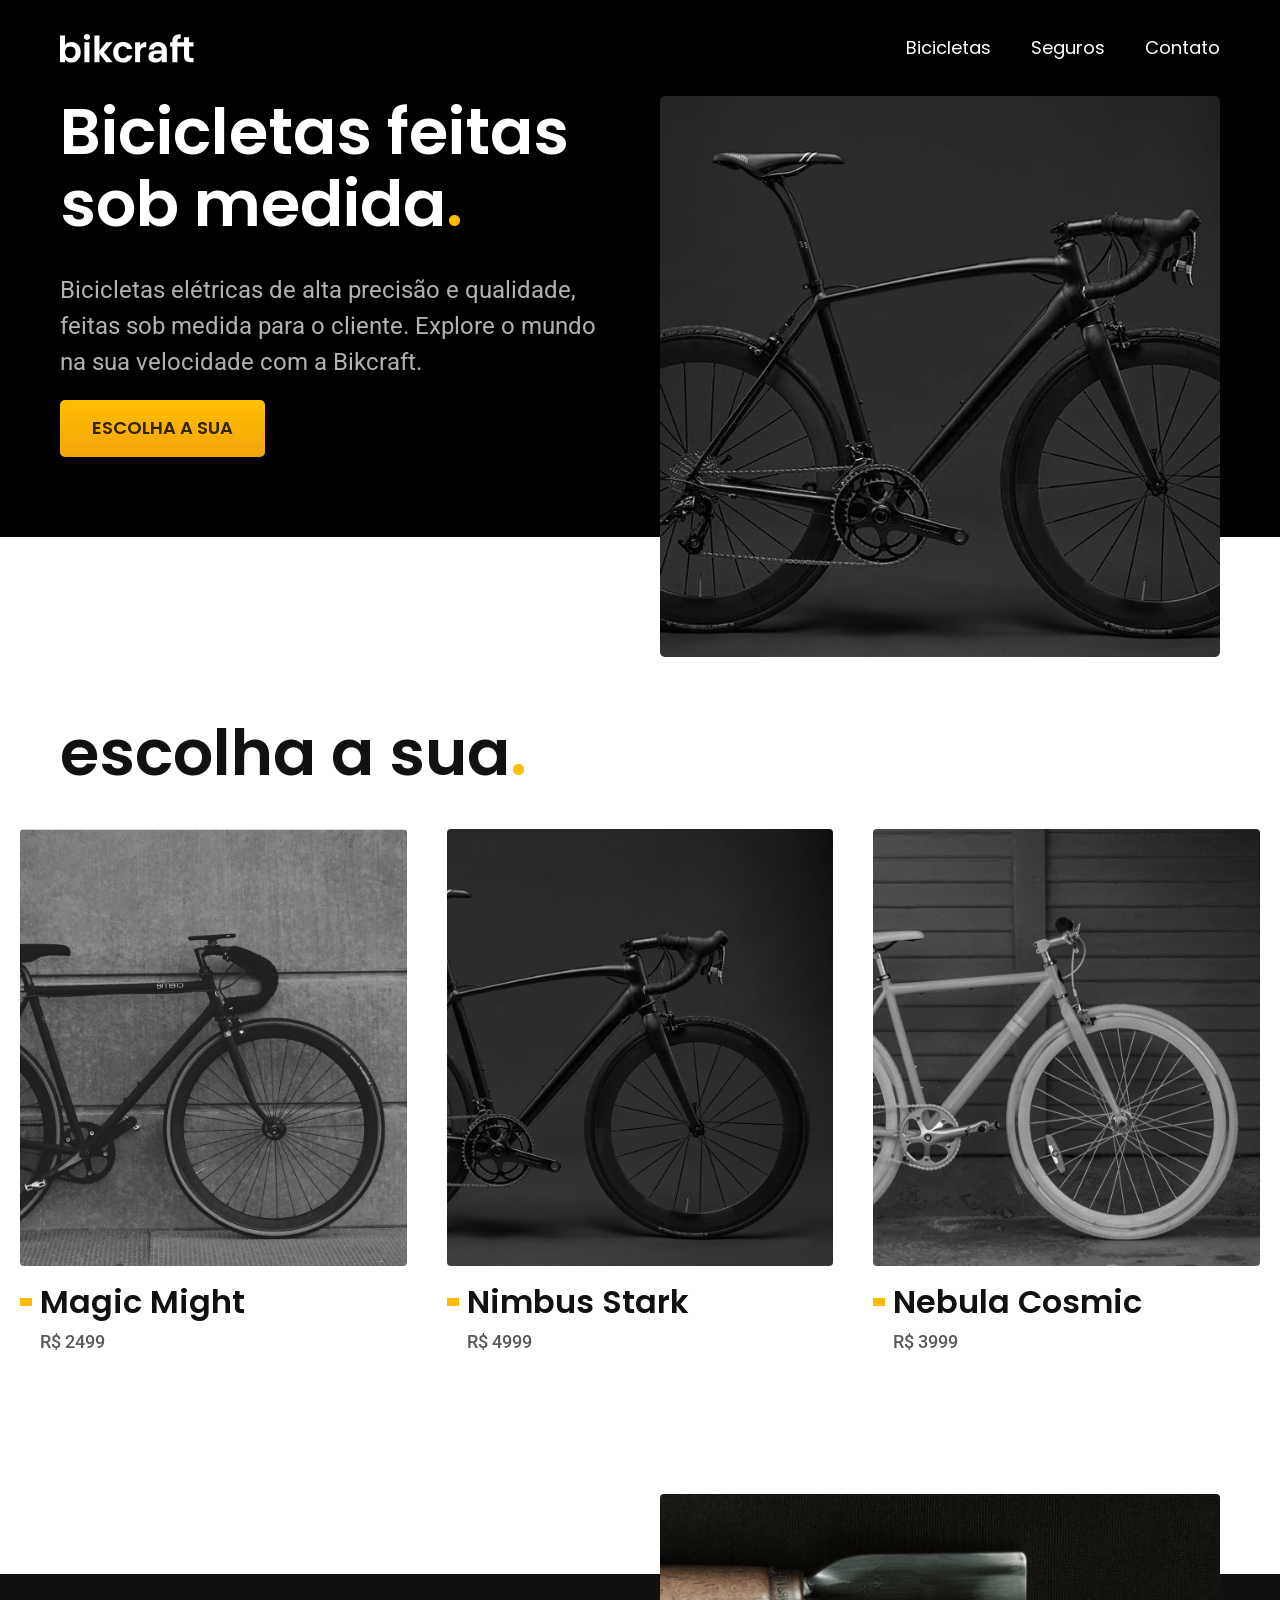
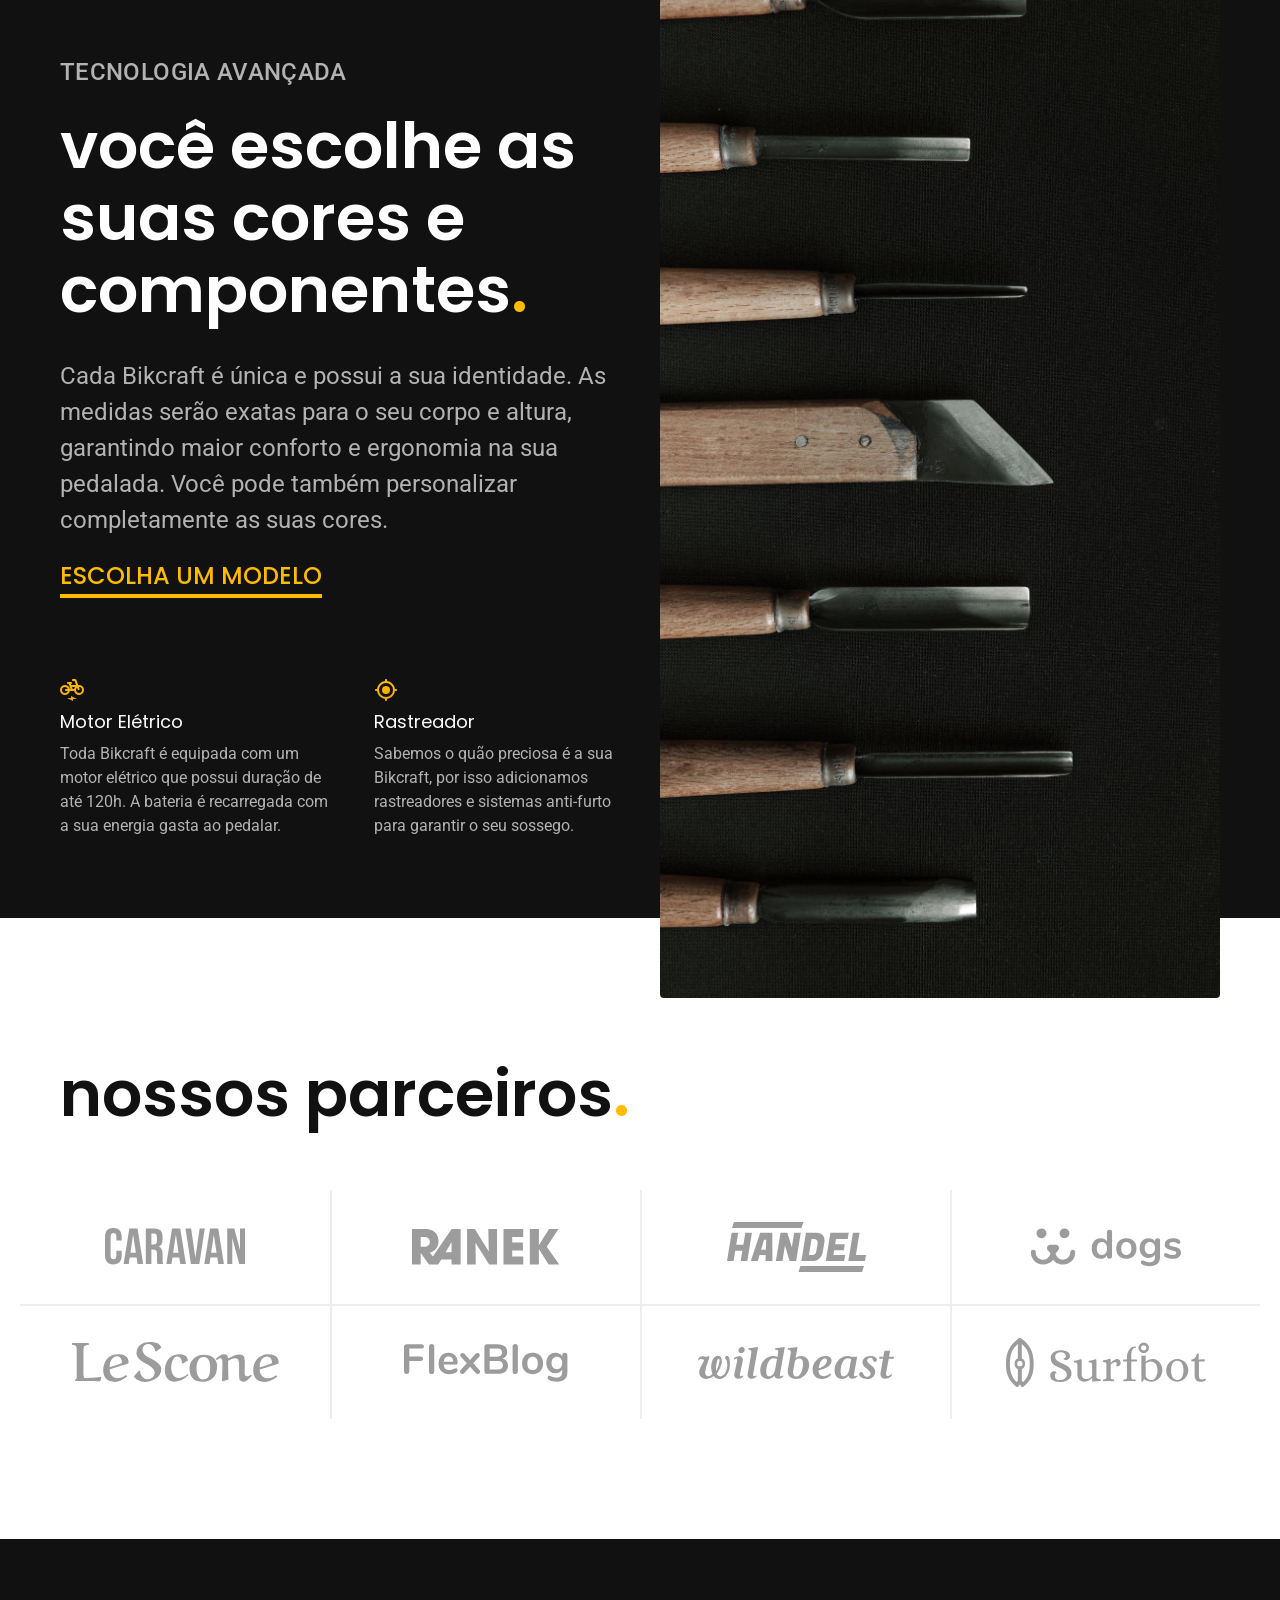
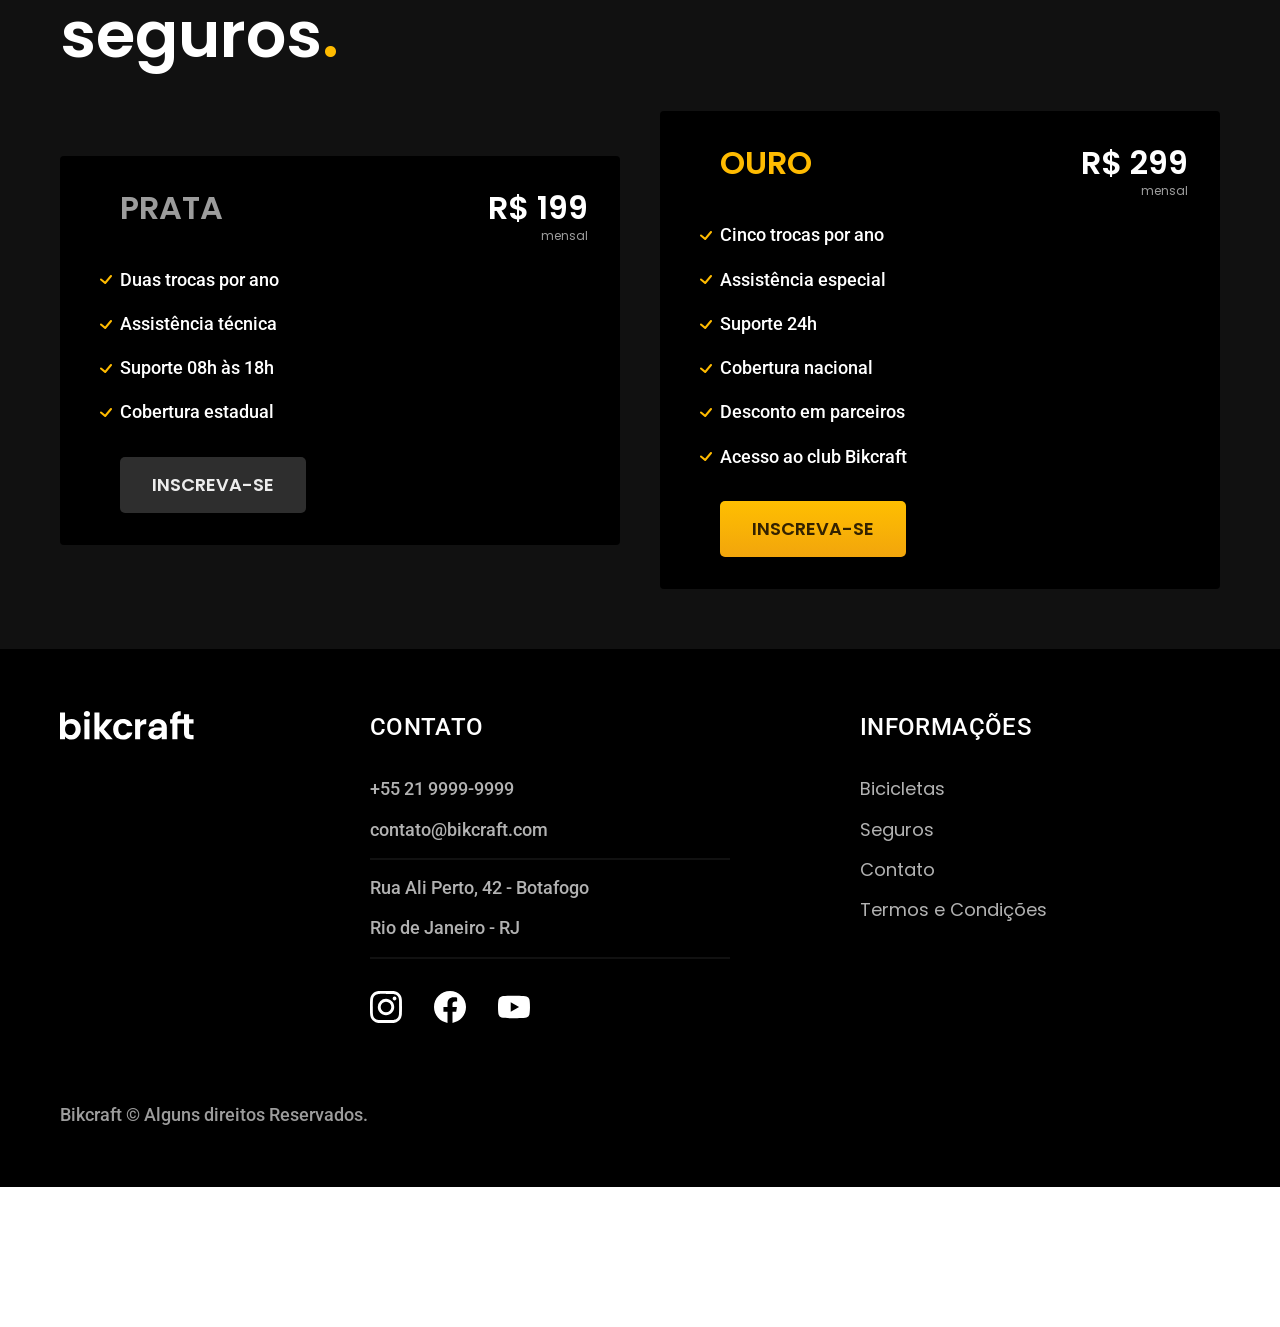
<file: index.html>
<!DOCTYPE html>
<html lang="pt-br">

<head>
  <meta charset="UTF-8">
  <meta name="viewport" content="width=device-width, initial-scale=1.0">
  <meta name="description" content="Bicicletas elétricas de alta precisão e qualidade, feitas sob medida para o cliente. Explore o mundo na sua velocidade com a Bikcraft.">
  <title>Bikcraft - Bicicletas Elétricas</title>

  <link rel="shortcut icon" href="favicon.svg" type="image/svg+xml">
  <link rel="preload" href="css/style.min.css" as="style">
  <link rel="stylesheet" href="css/style.min.css">

  <link rel="preconnect" href="https://fonts.googleapis.com">
  <link rel="preconnect" href="https://fonts.gstatic.com" crossorigin>
  <link href="https://fonts.googleapis.com/css2?family=Merriweather:ital,opsz,wght@1,18..144,900&family=Poppins:wght@400;600&family=Roboto:wght@100..900&display=swap" rel="stylesheet">

  <script>document.documentElement.classList.add('js');</script>
</head>

<body>
  <header class="header-bg">
    <div class="header container">
      <a href="./">
        <img src="scr/bikcraft-logo.svg" alt="Bikcraft">
      </a>

      <nav aria-label="primaria">
        <ul class="header-menu font-1-m">
          <li><a href="bicicletas.html">Bicicletas</a></li>
          <li><a href="seguros.html">Seguros</a></li>
          <li><a href="contato.html">Contato</a></li>
        </ul>
      </nav>
    </div>
  </header>

  <main class="introducao-bg">
    <div class="introducao container">
      <div class="introducao-conteudo">
        <h1 class="font-1-xxl fadeInDown" data-anime="200">Bicicletas feitas sob medida<span class="ponto">.</span></h1>
        <p class="font-2-l fadeInDown" data-anime="400">Bicicletas elétricas de alta precisão e qualidade, feitas sob medida para o cliente. Explore o mundo na sua velocidade com a Bikcraft.</p>
        <a class="btn fadeInDown" href="bicicletas.html" data-anime="600">Escolha a sua</a>
      </div>
      <picture data-anime="800" class="fadeInRight">
        <source media="(max-width: 800px)" srcset="./scr/img/bicicletas/nimbus.jpg">
        <img src="scr/img/fotos/introducao.jpg" width="1280" height="1600" alt="Bicicleta elétrica preta">
      </picture>
    </div>
  </main>

  <article class="bicicletas-lista">
    <h2 class="container font-1-xxl">escolha a sua<span class="ponto">.</span></h2>

    <ul>
      <li>
        <a href="bicicletas/magic.html">
          <img src="scr/img/bicicletas/magic-home.jpg" alt="Bicicleta preta">
          <h3 class="font-1-xl">Magic Might</h3>
          <span class="font-2-m cor-8">R$ 2499</span>
        </a>
      </li>
      <li>
        <a href="bicicletas/nimbus.html">
          <img src="scr/img/bicicletas/nimbus-home.jpg" alt="Bicicleta branca">
          <h3 class="font-1-xl">Nimbus Stark</h3>
          <span class="font-2-m cor-8">R$ 4999</span>
        </a>
      </li>
      <li>
        <a href="bicicletas/nebula.html">
          <img src="scr/img/bicicletas/nebula-home.jpg" alt="Bicicleta cinza">
          <h3 class="font-1-xl">Nebula Cosmic</h3>
          <span class="font-2-m cor-8">R$ 3999</span>
        </a>
      </li>
    </ul>
  </article>

  <article class="tecnologia-bg">
    <div class="tecnologia container">
      <div class="tecnologia-conteudo">
        <span class="font-2-l-b cor-5">Tecnologia Avançada</span>
        <h2 class="font-1-xxl cor-0">você escolhe as suas cores e componentes<span class="ponto">.</span></h2>
        <p class="font-2-l cor-5">Cada Bikcraft é única e possui a sua identidade. As medidas serão exatas para o seu corpo e altura, garantindo maior conforto e ergonomia na sua pedalada. Você pode também personalizar completamente as suas cores.</p>
        <a class="link" href="bicicletas.html">Escolha um modelo</a>

        <div class="tecnologia-vantagens">
          <div>
            <img src="scr/icones/icones/eletrica.svg" alt="">
            <h3 class="font-1-m cor-0">Motor Elétrico</h3>
            <p class="font-2-s cor-5">Toda Bikcraft é equipada com um motor elétrico que possui duração de até 120h. A bateria é recarregada com a sua energia gasta ao pedalar.</p>
          </div>
          <div>
            <img src="scr/icones/icones/rastreador.svg" alt="">
            <h3 class="font-1-m cor-0">Rastreador</h3>
            <p class="font-2-s cor-5">Sabemos o quão preciosa é a sua Bikcraft, por isso adicionamos rastreadores e sistemas anti-furto para garantir o seu sossego.</p>
          </div>
        </div>
      </div>

      <div class="tecnologia-imagem">
        <img src="scr/img/fotos/tecnologia.jpg" alt="">
      </div>
    </div>
  </article>

  <section class="parceiros" aria-label="Nossos Parceiros">
    <h2 class="container font-1-xxl">nossos parceiros<span class="ponto">.</span></h2>

    <ul>
      <li><img src="scr/parceiros/caravan.svg" alt="Caravan"></li>
      <li><img src="scr/parceiros/ranek.svg" alt="Ranek"></li>
      <li><img src="scr/parceiros/handel.svg" alt="Handel"></li>
      <li><img src="scr/parceiros/dogs.svg" alt="Dogs"></li>
      <li><img src="scr/parceiros/lescone.svg" alt="Lescone"></li>
      <li><img src="scr/parceiros/flexblog.svg" alt="Flexblog"></li>
      <li><img src="scr/parceiros/wildbeast.svg" alt="Wildbeast"></li>
      <li><img src="scr/parceiros/surfbot.svg" alt="Surfbot"></li>
    </ul>
  </section>

  <article class="seguros-bg">
    <div class="seguros container">
      <h2 class="font-1-xxl cor-0">seguros<span class="ponto">.</span></h2>
      <div class="seguros-item">
        <h3 class="font-1-xl cor-6">PRATA</h3>
        <span class="font-1-xl cor-0">R$ 199 <span class="font-1-xs cor-6">mensal</span></span>
        <ul class="font-2-m cor-0">
          <li>Duas trocas por ano</li>
          <li>Assistência técnica</li>
          <li>Suporte 08h às 18h</li>
          <li>Cobertura estadual</li>
        </ul>
        <a class="btn secundario" href="seguros.html">Inscreva-se</a>
      </div>

      <div class="seguros-item">
        <h3 class="font-1-xl cor-p1">OURO</h3>
        <span class="font-1-xl cor-0">R$ 299 <span class="font-1-xs cor-6">mensal</span></span>
        <ul class="font-2-m cor-0">
          <li>Cinco trocas por ano</li>
          <li>Assistência especial</li>
          <li>Suporte 24h</li>
          <li>Cobertura nacional</li>
          <li>Desconto em parceiros</li>
          <li>Acesso ao club Bikcraft</li>
        </ul>
        <a class="btn" href="seguros.html">Inscreva-se</a>
      </div>
    </div>
  </article>

  <footer class="footer-bg">
    <div class="footer container">
      <img src="scr/bikcraft-logo.svg" alt="Bikcraft">
      <div class="footer-contato">
        <h3 class="font-2-l-b cor-0">Contato</h3>
        <ul class="font-2-m cor-5">
          <li><a href="tel:+552199999999">+55 21 9999-9999</a></li>
          <li><a href="mailto:contato@bikcraft.com">contato@bikcraft.com</a></li>
          <li>Rua Ali Perto, 42 - Botafogo</li>
          <li>Rio de Janeiro - RJ</li>
        </ul>
        <div class="footer-redes">
          <a href="#"><img src="scr/icones/redes-sociais/instagram.svg" alt="Instagram"></a>
          <a href="#"><img src="scr/icones/redes-sociais/facebook.svg" alt="Facebook"></a>
          <a href="#"><img src="scr/icones/redes-sociais/youtube.svg" alt="Youtube"></a>
        </div>
      </div>
      <div class="footer-informacoes">
        <h3 class="font-2-l-b cor-0">Informações</h3>
        <nav>
          <ul class="font-1-m cor-5">
            <li><a href="bicicletas.html">Bicicletas</a></li>
            <li><a href="seguros.html">Seguros</a></li>
            <li><a href="contato.html">Contato</a></li>
            <li><a href="termos.html">Termos e Condições</a></li>
          </ul>
        </nav>
      </div>
      <p class="footer-copy font-2-m cor-6">Bikcraft © Alguns direitos Reservados.</p>
    </div>
  </footer>

  <script src="js/plugins/simple-anime.js"></script>
  <script src="js/script.js"></script>
</body>

</html>
</file>
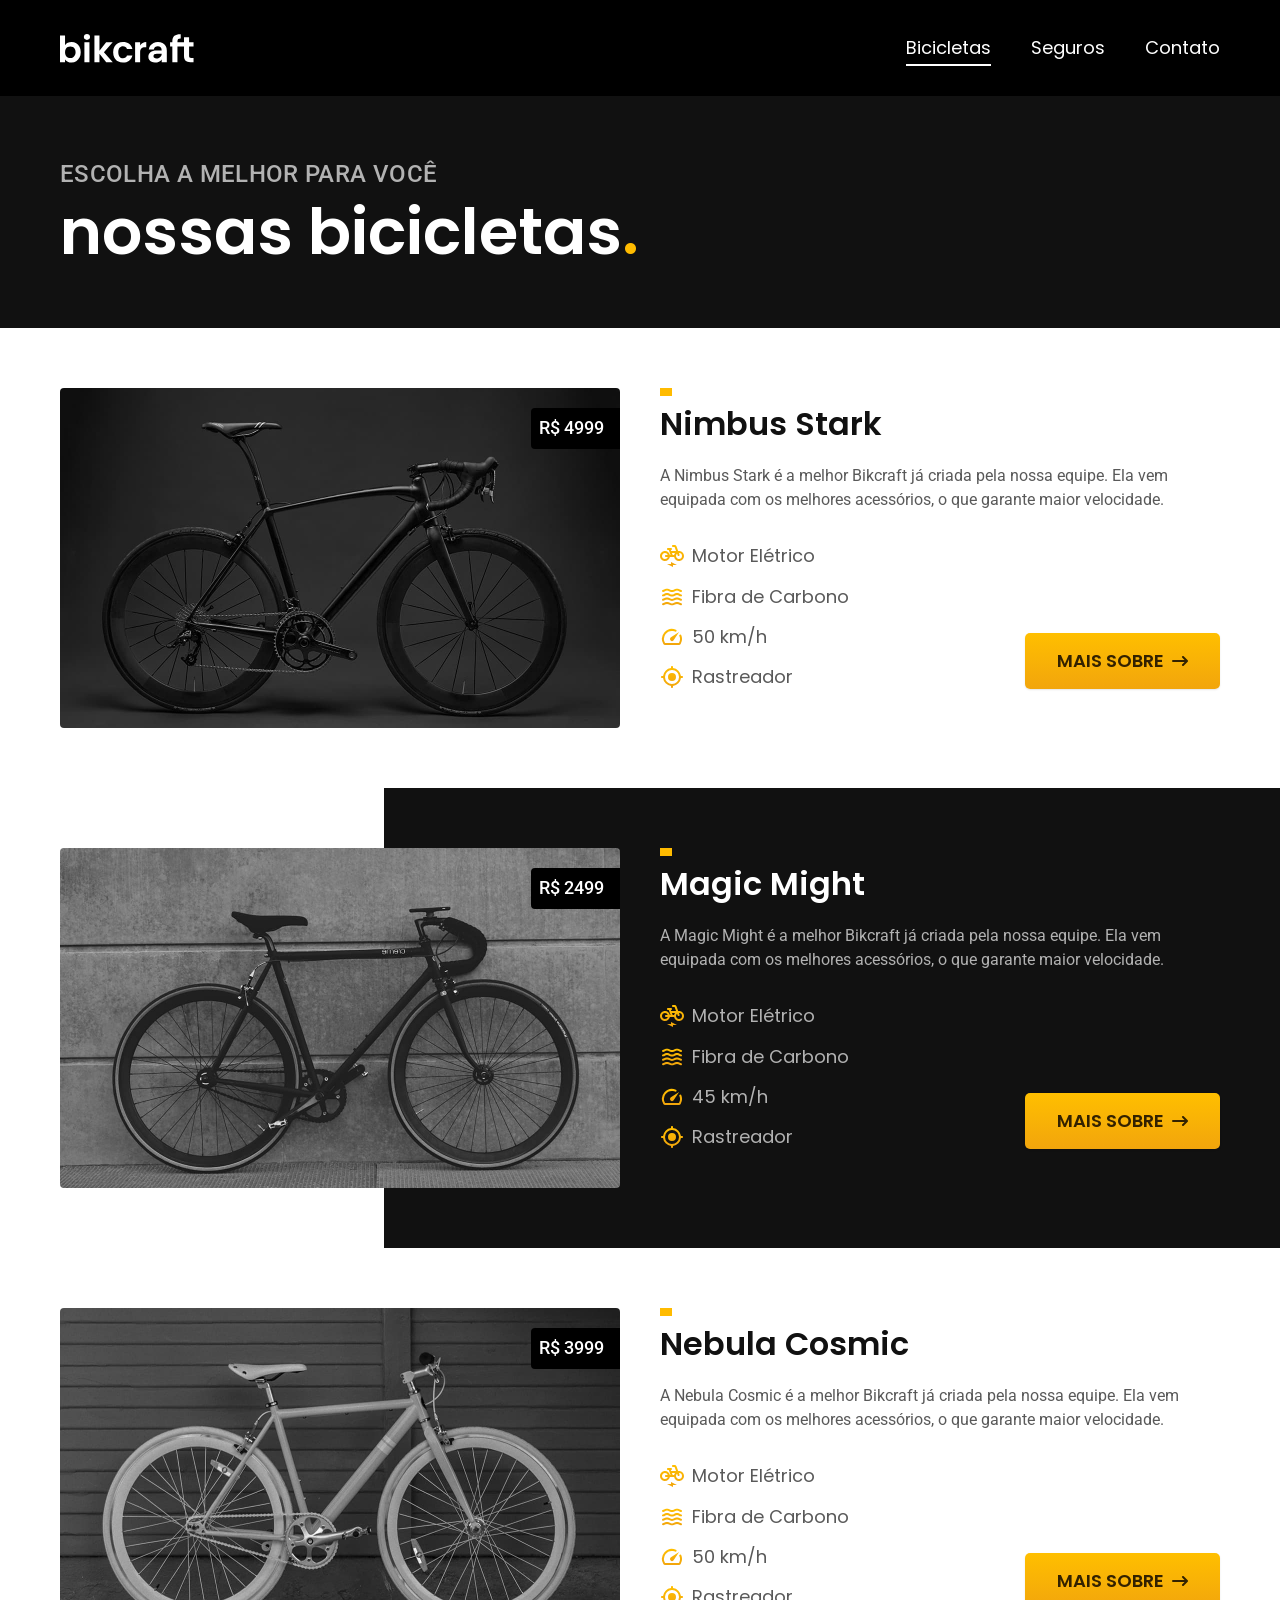
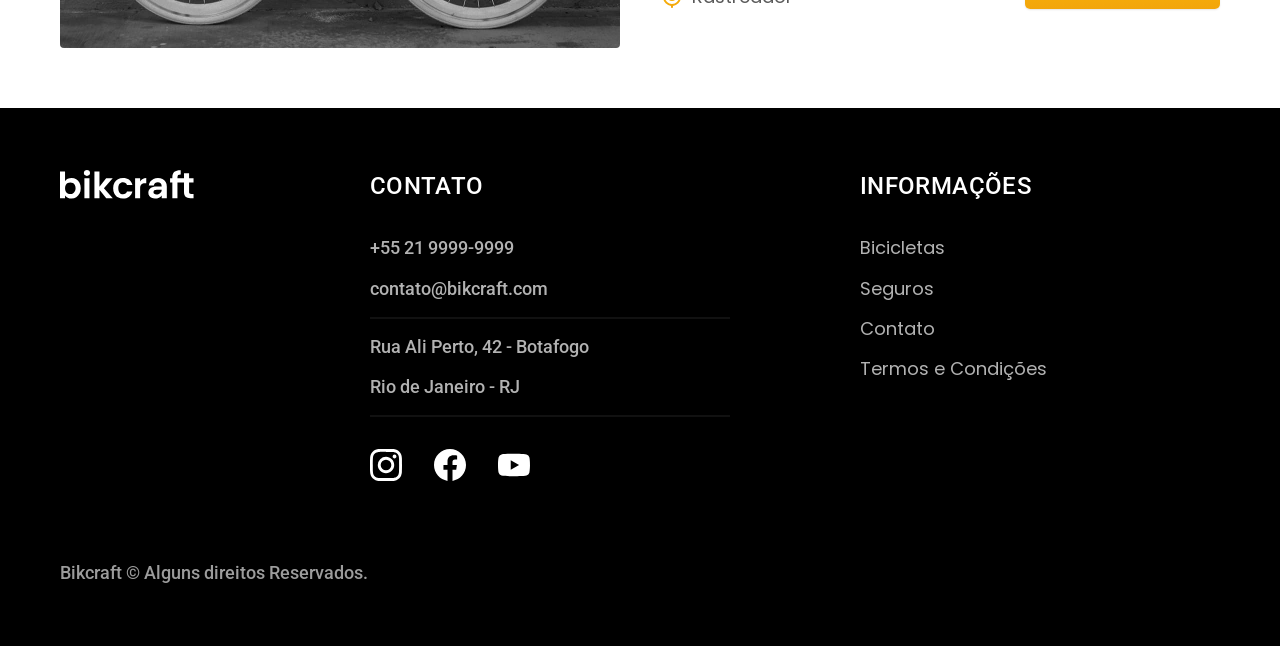
<file: bicicletas.html>
<!DOCTYPE html>
<html lang="pt-br">

<head>
  <meta charset="UTF-8">
  <meta name="viewport" content="width=device-width, initial-scale=1.0">
  <title>Bicicletas | Bikcraft</title>

  <link rel="shortcut icon" href="favicon.svg" type="image/svg+xml">
  <link rel="preload" href="css/style.min.css" as="style">
  <link rel="stylesheet" href="css/style.min.css">

  <link rel="preconnect" href="https://fonts.googleapis.com">
  <link rel="preconnect" href="https://fonts.gstatic.com" crossorigin>
  <link href="https://fonts.googleapis.com/css2?family=Merriweather:ital,opsz,wght@1,18..144,900&family=Poppins:wght@400;600&family=Roboto:wght@100..900&display=swap" rel="stylesheet">

  <script>document.documentElement.classList.add('js');</script>
</head>

<body id="bicicletas">
  <header class="header-bg">
    <div class="header container">
      <a href="./">
        <img src="scr/bikcraft-logo.svg" alt="Bikcraft">
      </a>

      <nav aria-label="primaria">
        <ul class="header-menu font-1-m">
          <li><a href="bicicletas.html">Bicicletas</a></li>
          <li><a href="seguros.html">Seguros</a></li>
          <li><a href="contato.html">Contato</a></li>
        </ul>
      </nav>
    </div>
  </header>

  <main>
    <div class="titulo-bg">
      <div class="titulo container">
        <p class="font-2-l-b cor-5">Escolha a melhor para você</p>
        <h1 class="font-1-xxl cor-0">nossas bicicletas<span class="ponto">.</span></h1>
      </div>
    </div>

    <div>
      <div class="bicicletas container">
        <div class="bicicletas-imagem">
          <img src="scr/img/bicicletas/nimbus.jpg" alt="Bicicleta preta">
          <span class="font-2-m cor-0">R$ 4999</span>
        </div>
        <div class="bicicletas-conteudo">
          <h2 class="font-1-xl">Nimbus Stark</h2>
          <p class="font-2-s cor-8">A Nimbus Stark é a melhor Bikcraft já criada pela nossa equipe. Ela vem equipada com os melhores acessórios, o que garante maior velocidade.</p>
          <ul class="font-1-m cor-8">
            <li>
              <img src="scr/icones/icones/eletrica.svg" alt="">Motor Elétrico
            </li>
            <li>
              <img src="scr/icones/icones/carbono.svg" alt="">Fibra de Carbono
            </li>
            <li>
              <img src="scr/icones/icones/velocidade.svg" alt="">50 km/h
            </li>
            <li>
              <img src="scr/icones/icones/rastreador.svg" alt="">Rastreador
            </li>
          </ul>
          <a class="btn seta" href="./bicicletas/nimbus.html">Mais Sobre</a>
        </div>
      </div>
    </div>

    <div class="bicicletas-bg">
      <div class="bicicletas container">
        <div class="bicicletas-imagem">
          <img src="scr/img/bicicletas/magic.jpg" alt="Bicicleta preta">
          <span class="font-2-m cor-0">R$ 2499</span>
        </div>
        <div class="bicicletas-conteudo">
          <h2 class="font-1-xl cor-0">Magic Might</h2>
          <p class="font-2-s cor-5">A Magic Might é a melhor Bikcraft já criada pela nossa equipe. Ela vem equipada com os melhores acessórios, o que garante maior velocidade.</p>
          <ul class="font-1-m cor-5">
            <li>
              <img src="scr/icones/icones/eletrica.svg" alt="">Motor Elétrico
            </li>
            <li>
              <img src="scr/icones/icones/carbono.svg" alt="">Fibra de Carbono
            </li>
            <li>
              <img src="scr/icones/icones/velocidade.svg" alt="">45 km/h
            </li>
            <li>
              <img src="scr/icones/icones/rastreador.svg" alt="">Rastreador
            </li>
          </ul>
          <a class="btn seta" href="./bicicletas/magic.html">Mais Sobre</a>
        </div>
      </div>
    </div>

    <div>
      <div class="bicicletas container">
        <div class="bicicletas-imagem">
          <img src="scr/img/bicicletas/nebula.jpg" alt="Bicicleta preta">
          <span class="font-2-m cor-0">R$ 3999</span>
        </div>
        <div class="bicicletas-conteudo">
          <h2 class="font-1-xl">Nebula Cosmic</h2>
          <p class="font-2-s cor-8">A Nebula Cosmic é a melhor Bikcraft já criada pela nossa equipe. Ela vem equipada com os melhores acessórios, o que garante maior velocidade.</p>
          <ul class="font-1-m cor-8">
            <li>
              <img src="scr/icones/icones/eletrica.svg" alt="">Motor Elétrico
            </li>
            <li>
              <img src="scr/icones/icones/carbono.svg" alt="">Fibra de Carbono
            </li>
            <li>
              <img src="scr/icones/icones/velocidade.svg" alt="">50 km/h
            </li>
            <li>
              <img src="scr/icones/icones/rastreador.svg" alt="">Rastreador
            </li>
          </ul>
          <a class="btn seta" href="./bicicletas/nebula.html">Mais Sobre</a>
        </div>
      </div>
    </div>

  </main>

  <footer class="footer-bg">
    <div class="footer container">
      <img src="scr/bikcraft-logo.svg" alt="Bikcraft">
      <div class="footer-contato">
        <h3 class="font-2-l-b cor-0">Contato</h3>
        <ul class="font-2-m cor-5">
          <li><a href="tel:+552199999999">+55 21 9999-9999</a></li>
          <li><a href="mailto:contato@bikcraft.com">contato@bikcraft.com</a></li>
          <li>Rua Ali Perto, 42 - Botafogo</li>
          <li>Rio de Janeiro - RJ</li>
        </ul>
        <div class="footer-redes">
          <a href="#"><img src="scr/icones/redes-sociais/instagram.svg" alt="Instagram"></a>
          <a href="#"><img src="scr/icones/redes-sociais/facebook.svg" alt="Facebook"></a>
          <a href="#"><img src="scr/icones/redes-sociais/youtube.svg" alt="Youtube"></a>
        </div>
      </div>
      <div class="footer-informacoes">
        <h3 class="font-2-l-b cor-0">Informações</h3>
        <nav>
          <ul class="font-1-m cor-5">
            <li><a href="bicicletas.html">Bicicletas</a></li>
            <li><a href="seguros.html">Seguros</a></li>
            <li><a href="contato.html">Contato</a></li>
            <li><a href="termos.html">Termos e Condições</a></li>
          </ul>
        </nav>
      </div>
      <p class="footer-copy font-2-m cor-6">Bikcraft © Alguns direitos Reservados.</p>
    </div>
  </footer>
  <script src="js/script.js"></script>
</body>

</html>
</file>
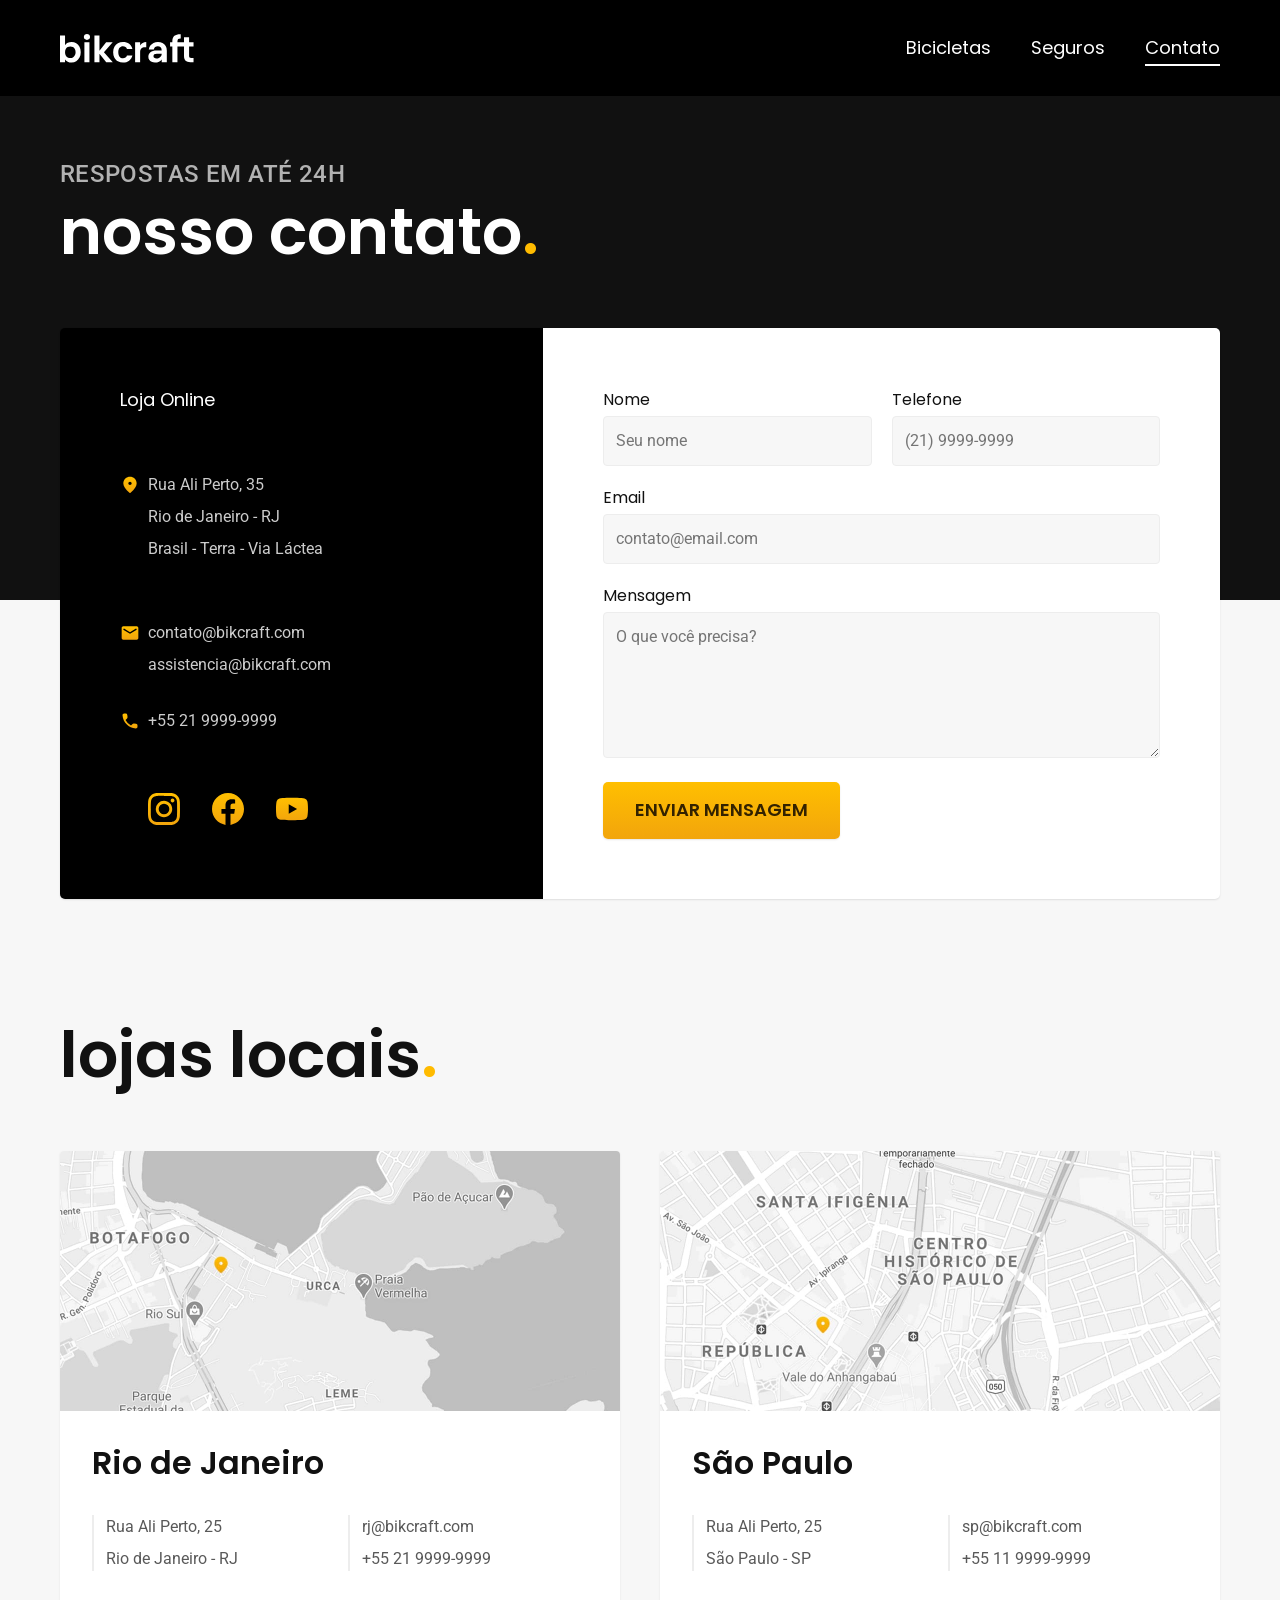
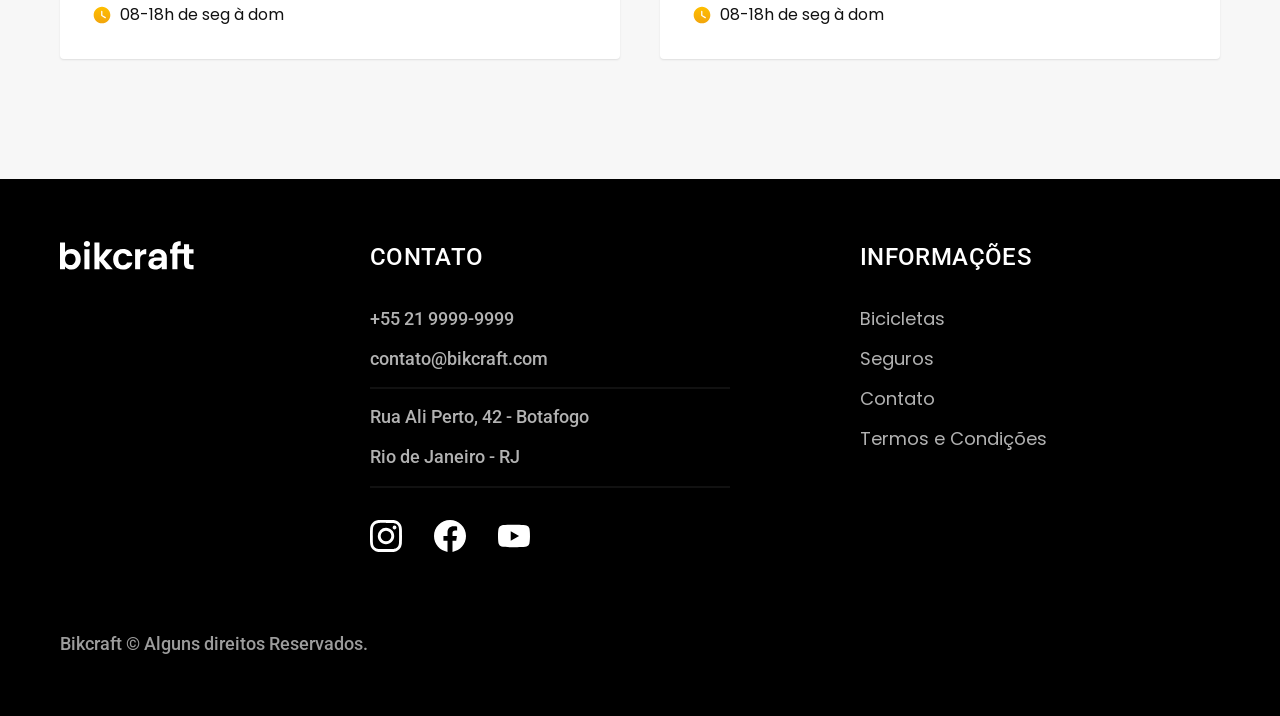
<file: contato.html>
<!DOCTYPE html>
<html lang="pt-br">

<head>
  <meta charset="UTF-8">
  <meta name="viewport" content="width=device-width, initial-scale=1.0">
  <meta name="description" content="Contato Bikcraft">
  <title>Contato | Bikcraft</title>

  <link rel="shortcut icon" href="favicon.svg" type="image/svg+xml">
  <link rel="preload" href="css/style.min.css" as="style">
  <link rel="stylesheet" href="css/style.min.css">

  <link rel="preconnect" href="https://fonts.googleapis.com">
  <link rel="preconnect" href="https://fonts.gstatic.com" crossorigin>
  <link href="https://fonts.googleapis.com/css2?family=Merriweather:ital,opsz,wght@1,18..144,900&family=Poppins:wght@400;600&family=Roboto:wght@100..900&display=swap" rel="stylesheet">

  <script>document.documentElement.classList.add('js');</script>
</head>

<body id="contato">
  <header class="header-bg">
    <div class="header container">
      <a href="./">
        <img src="scr/bikcraft-logo.svg" alt="Bikcraft">
      </a>

      <nav aria-label="primaria">
        <ul class="header-menu font-1-m">
          <li><a href="bicicletas.html">Bicicletas</a></li>
          <li><a href="seguros.html">Seguros</a></li>
          <li><a href="contato.html">Contato</a></li>
        </ul>
      </nav>
    </div>
  </header>

  <main>
    <div class="titulo-bg">
      <div class="titulo container">
        <p class="font-2-l-b cor-5">Respostas em até 24H</p>
        <h1 class="font-1-xxl cor-0">nosso contato<span class="ponto">.</span></h1>
      </div>
    </div>

    <div class="contato container">
      <section class="contato-dados" aria-label="Endereço">
        <h2 class="font-1-m cor-0">Loja Online</h2>
        <div class="contato-endereco font-2-s cor-4">
          <p>Rua Ali Perto, 35</p>
          <p>Rio de Janeiro - RJ</p>
          <p>Brasil - Terra - Via Láctea</p>
        </div>
        <address class="contato-meios font-2-s cor-4">
          <a href="mailto:contato@bikcraft.com">contato@bikcraft.com</a>
          <a href="mailto:assistencia@bikcraft.com">assistencia@bikcraft.com</a>
          <a href="tel:+552199999999">+55 21 9999-9999</a>
        </address>
        <div class="contato-redes">
          <a href="#">
            <img src="scr/icones/redes-sociais/instagram-p.svg" alt="Instagram">
          </a>
          <a href="#">
            <img src="scr/icones/redes-sociais/facebook-p.svg" alt="Facebook">
          </a>
          <a href="#">
            <img src="scr/icones/redes-sociais/youtube-p.svg" alt="Youtube">
          </a>
        </div>
      </section>
      <section class="contato-formulario" aria-label="Formulário">
        <form class="form" action="./contato.html">
          <div>
            <label for="nome">Nome</label>
            <input type="text" id="nome" name="nome" placeholder="Seu nome">
          </div>
          <div>
            <label for="telefone">Telefone</label>
            <input type="text" id="telefone" name="telefone" placeholder="(21) 9999-9999">
          </div>
          <div class="col-2">
            <label for="email">Email</label>
            <input type="email" id="email" name="email" placeholder="contato@email.com">
          </div>
          <div class="col-2">
            <label for="mensagem">Mensagem</label>
            <textarea name="mensagem" id="mensagem" rows="5" placeholder="O que você precisa?"></textarea>
          </div>
          <button class="btn col-2">Enviar Mensagem</button>
        </form>
      </section>
    </div>
  </main>

  <article class="lojas container">
    <h2 class="font-1-xxl">lojas locais<span class="ponto">.</span></h2>
    <div class="lojas-item">
      <img src="scr/img/lojas/rio.jpg" alt="">
      <div class="lojas-conteudo">
        <h3 class="font-1-xl">Rio de Janeiro</h3>
        <div class="lojas-dados font-2-s cor-8">
          <p>Rua Ali Perto, 25</p>
          <p>Rio de Janeiro - RJ</p>
        </div>
        <div class="lojas-dados font-2-s cor-8">
          <a href="mailto:rj@bikcraft.com">rj@bikcraft.com</a>
          <a href="tel:+552199999999">+55 21 9999-9999</a>
        </div>
        <p class="lojas-tempo font-1-s"><img src="scr/icones/icones/horario.svg" alt="">08-18h de seg à dom</p>
      </div>
    </div>
    <div class="lojas-item">
      <img src="scr/img/lojas/sp.jpg" alt="">
      <div class="lojas-conteudo">
        <h3 class="font-1-xl">São Paulo</h3>
        <div class="lojas-dados font-2-s cor-8">
          <p>Rua Ali Perto, 25</p>
          <p>São Paulo - SP</p>
        </div>
        <div class="lojas-dados font-2-s cor-8">
          <a href="mailto:sp@bikcraft.com">sp@bikcraft.com</a>
          <a href="tel:+552199999999">+55 11 9999-9999</a>
        </div>
        <p class="lojas-tempo font-1-s"><img src="scr/icones/icones/horario.svg" alt="">08-18h de seg à dom</p>
      </div>
    </div>
  </article>

  <footer class="footer-bg">
    <div class="footer container">
      <img src="scr/bikcraft-logo.svg" alt="Bikcraft">
      <div class="footer-contato">
        <h3 class="font-2-l-b cor-0">Contato</h3>
        <ul class="font-2-m cor-5">
          <li><a href="tel:+552199999999">+55 21 9999-9999</a></li>
          <li><a href="mailto:contato@bikcraft.com">contato@bikcraft.com</a></li>
          <li>Rua Ali Perto, 42 - Botafogo</li>
          <li>Rio de Janeiro - RJ</li>
        </ul>
        <div class="footer-redes">
          <a href="#"><img src="scr/icones/redes-sociais/instagram.svg" alt="Instagram"></a>
          <a href="#"><img src="scr/icones/redes-sociais/facebook.svg" alt="Facebook"></a>
          <a href="#"><img src="scr/icones/redes-sociais/youtube.svg" alt="Youtube"></a>
        </div>
      </div>
      <div class="footer-informacoes">
        <h3 class="font-2-l-b cor-0">Informações</h3>
        <nav>
          <ul class="font-1-m cor-5">
            <li><a href="bicicletas.html">Bicicletas</a></li>
            <li><a href="seguros.html">Seguros</a></li>
            <li><a href="contato.html">Contato</a></li>
            <li><a href="termos.html">Termos e Condições</a></li>
          </ul>
        </nav>
      </div>
      <p class="footer-copy font-2-m cor-6">Bikcraft © Alguns direitos Reservados.</p>
    </div>
  </footer>
  <script src="js/script.js"></script>
</body>

</html>
</file>
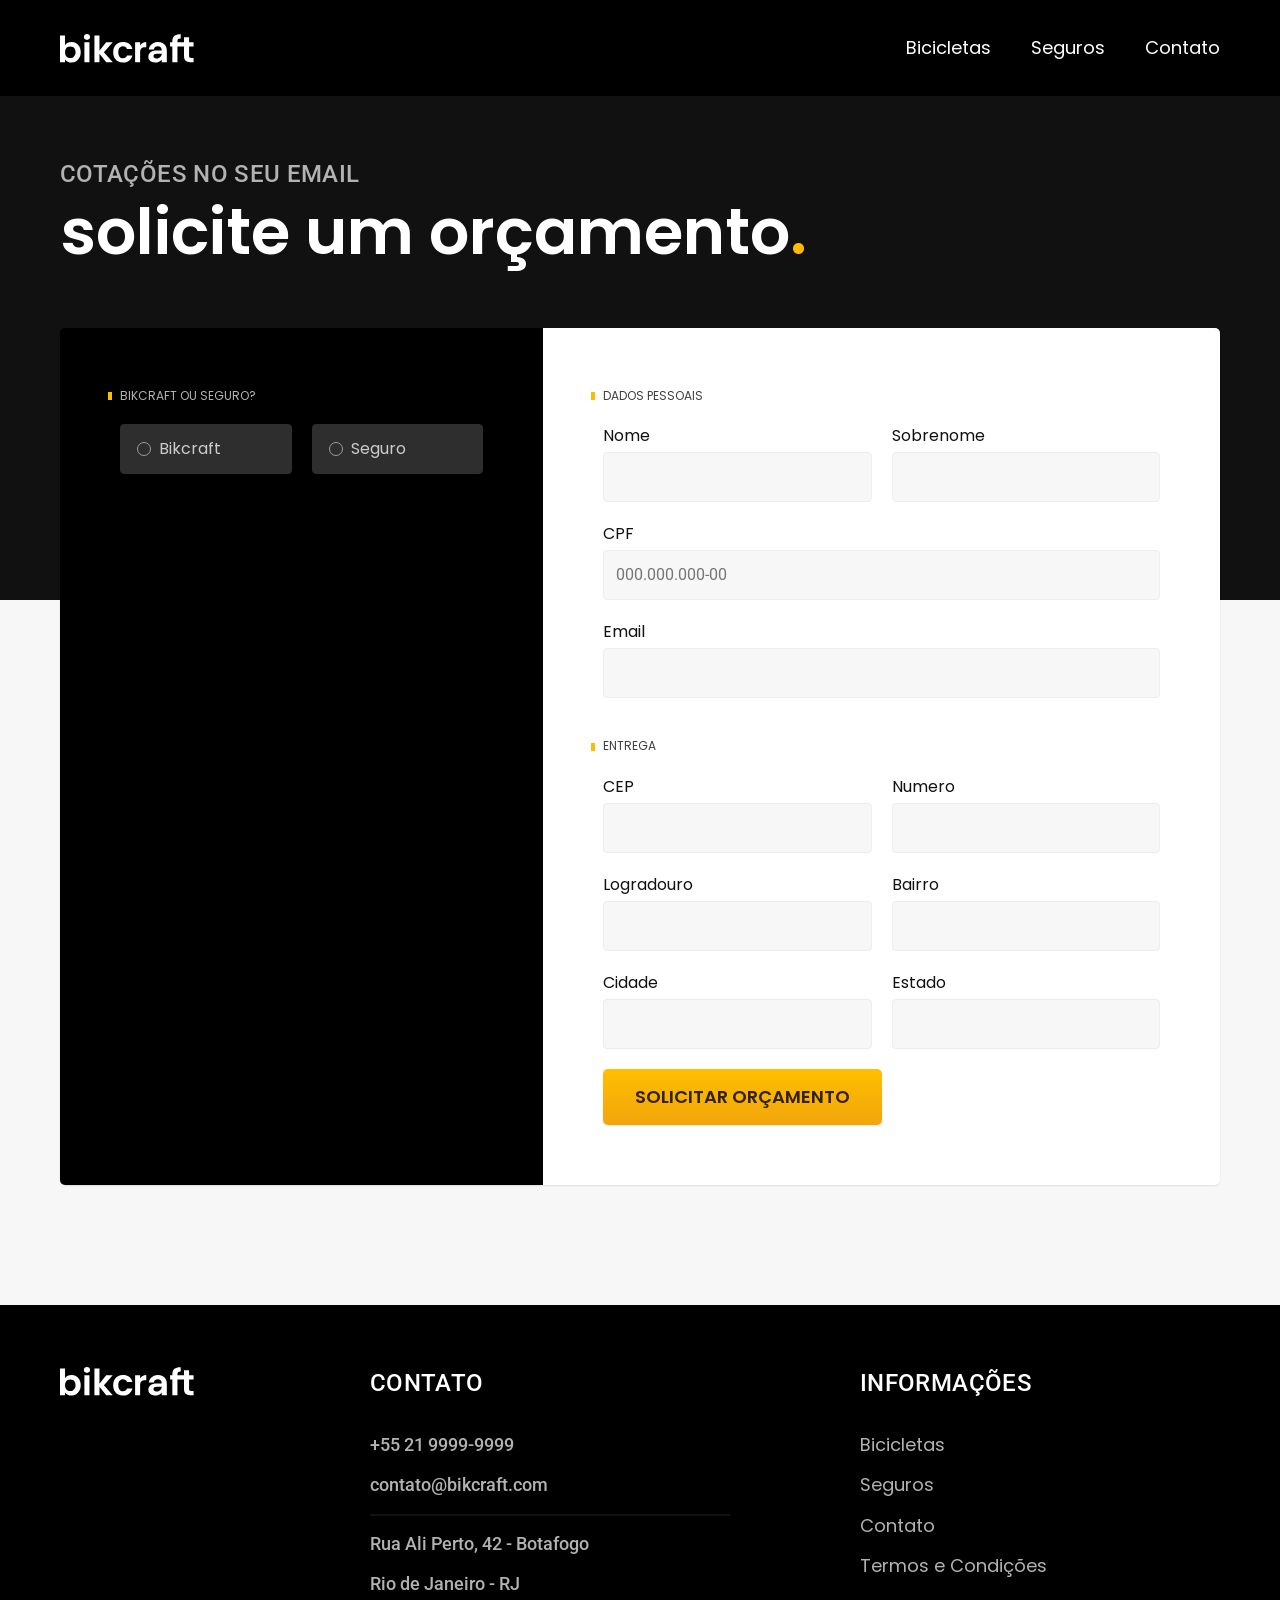
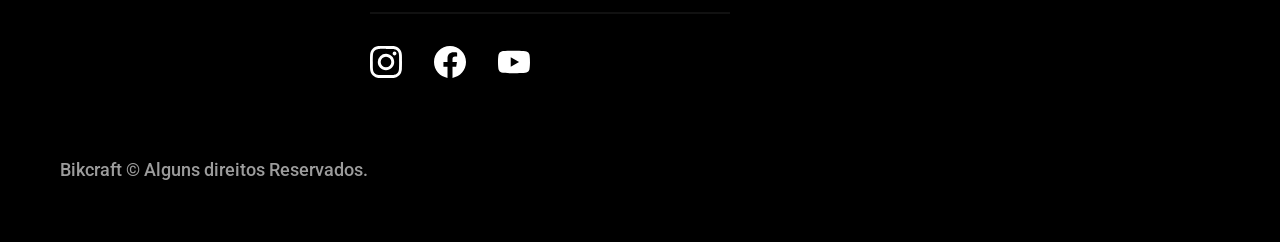
<file: orcamento.html>
<!DOCTYPE html>
<html lang="pt-br">

<head>
  <meta charset="UTF-8">
  <meta name="viewport" content="width=device-width, initial-scale=1.0">
  <meta name="description" content="Orçamento">
  <title>Orçamento | Bikcraft</title>

  <link rel="shortcut icon" href="favicon.svg" type="image/svg+xml">
  <link rel="preload" href="css/style.min.css" as="style">
  <link rel="stylesheet" href="css/style.min.css">

  <link rel="preconnect" href="https://fonts.googleapis.com">
  <link rel="preconnect" href="https://fonts.gstatic.com" crossorigin>
  <link href="https://fonts.googleapis.com/css2?family=Merriweather:ital,opsz,wght@1,18..144,900&family=Poppins:wght@400;600&family=Roboto:wght@100..900&display=swap" rel="stylesheet">

  <script>document.documentElement.classList.add('js');</script>
</head>

<body id="orcamento">
  <header class="header-bg">
    <div class="header container">
      <a href="./">
        <img src="scr/bikcraft-logo.svg" alt="Bikcraft">
      </a>

      <nav aria-label="primaria">
        <ul class="header-menu font-1-m">
          <li><a href="bicicletas.html">Bicicletas</a></li>
          <li><a href="seguros.html">Seguros</a></li>
          <li><a href="contato.html">Contato</a></li>
        </ul>
      </nav>
    </div>
  </header>

  <main>
    <div class="titulo-bg">
      <div class="titulo container">
        <p class="font-2-l-b cor-5">Cotações no seu email </p>
        <h1 class="font-1-xxl cor-0">solicite um orçamento<span class="ponto">.</span></h1>
      </div>
    </div>

    <form class="orcamento container" action="./">
      <div class="orcamento-produto">
        <h2 class="font-1-xs cor-5">Bikcraft ou Seguro?</h2>

        <input type="radio" name="tipo" value="bikcraft" id="bikcraft">
        <label for="bikcraft">Bikcraft</label>

        <input type="radio" name="tipo" value="seguro" id="seguro">
        <label for="seguro">Seguro</label>

        <div class="orcamento-conteudo" id="orcamento-bikcraft">
          <h2 class="font-1-xs cor-5">Escolha a sua</h2>

          <input type="radio" name="produto" value="nimbus" id="nimbus">
          <label for="nimbus">Nimbus Stark <span>R$ 4999</span></label>
          <div class="orcamento-detalhes">
            <ul class="font-1-xs cor-8">
              <li><img src="./scr/icones/icones/eletrica.svg" alt="">Motor Elétrica</li>
              <li><img src="./scr/icones/icones/carbono.svg" alt="">Fibra de Carbono</li>
              <li><img src="./scr/icones/icones/velocidade.svg" alt="">50 km/h</li>
              <li><img src="./scr/icones/icones/rastreador.svg" alt="">Rastreador</li>
            </ul>
            <img src="./scr/img/bicicletas/nimbus.jpg" alt="Bicicleta Nimbus">
          </div>

          <input type="radio" name="produto" value="magic" id="magic">
          <label for="magic">Magic Might <span>R$ 2499</span></label>
          <div class="orcamento-detalhes">
            <ul class="font-1-xs cor-8">
              <li><img src="./scr/icones/icones/eletrica.svg" alt="">Motor Elétrica</li>
              <li><img src="./scr/icones/icones/carbono.svg" alt="">Fibra de Carbono</li>
              <li><img src="./scr/icones/icones/velocidade.svg" alt="">45 km/h</li>
              <li><img src="./scr/icones/icones/rastreador.svg" alt="">Rastreador</li>
            </ul>
            <img src="./scr/img/bicicletas/magic.jpg" alt="Bicicleta Magic">
          </div>

          <input type="radio" name="produto" value="nebula" id="nebula">
          <label for="nebula">Nebula Cosmic <span>R$ 3999</span></label>
          <div class="orcamento-detalhes">
            <ul class="font-1-xs cor-8">
              <li><img src="./scr/icones/icones/eletrica.svg" alt="">Motor Elétrica</li>
              <li><img src="./scr/icones/icones/carbono.svg" alt="">Fibra de Carbono</li>
              <li><img src="./scr/icones/icones/velocidade.svg" alt="">40 km/h</li>
              <li><img src="./scr/icones/icones/rastreador.svg" alt="">Rastreador</li>
            </ul>
            <img src="./scr/img/bicicletas/nebula.jpg" alt="Bicicleta Nebula">
          </div>
        </div>

        <div class="orcamento-conteudo" id="orcamento-seguro">
          <h2 class="font-1-xs cor-5">Escolha o plano</h2>

          <input type="radio" name="produto" value="prata" id="prata">
          <label for="prata">Prata <span>R$ 199</span></label>

          <input type="radio" name="produto" value="ouro" id="ouro">
          <label for="ouro">Ouro <span>R$ 199</span></label>
        </div>

      </div> <!-- NOME -->
      <div class="orcamento-dados form">
        <h2 class="font-1-xs cor-9 col-2">dados pessoais</h2>
        <div>
          <label for="nome">Nome</label>
          <input type="text" id="nome" name="nome">
        </div>
        <div> <!-- SOBRENOME -->
          <label for="sobrenome">Sobrenome</label>
          <input type="text" id="sobrenome" name="sobrenome">
        </div>
        <div class="col-2"> <!-- CPF -->
          <label for="cpf">CPF</label>
          <input type="text" id="cpf" name="cpf" placeholder="000.000.000-00">
        </div>
        <div class="col-2"> <!-- EMAIL -->
          <label for="email">Email</label>
          <input type="email" id="email" name="email">
        </div>
        <h2 class="font-1-xs cor-9 col-2">entrega</h2>
        <div> <!-- CEP -->
          <label for="cep">CEP</label>
          <input type="text" id="cep" name="cep">
        </div>
        <div> <!-- NUMERO -->
          <label for="numero">Numero</label>
          <input type="text" id="numero" name="numero">
        </div>
        <div> <!-- LOGRADOURO -->
          <label for="logradouro">Logradouro</label>
          <input type="text" id="logradouro" name="logradouro">
        </div>
        <div> <!-- BAIRRO -->
          <label for="bairro">Bairro</label>
          <input type="text" id="bairro" name="bairro">
        </div>
        <div> <!-- CIDADE -->
          <label for="cidade">Cidade</label>
          <input type="text" id="cidade" name="cidade">
        </div>
        <div> <!-- ESTADO -->
          <label for="estado">Estado</label>
          <input type="text" id="estado" name="estado">
        </div>
        <button class="btn col-2">Solicitar Orçamento</button>
      </div>
    </form>
  </main>

  <footer class="footer-bg">
    <div class="footer container">
      <img src="scr/bikcraft-logo.svg" alt="Bikcraft">
      <div class="footer-contato">
        <h3 class="font-2-l-b cor-0">Contato</h3>
        <ul class="font-2-m cor-5">
          <li><a href="tel:+552199999999">+55 21 9999-9999</a></li>
          <li><a href="mailto:contato@bikcraft.com">contato@bikcraft.com</a></li>
          <li>Rua Ali Perto, 42 - Botafogo</li>
          <li>Rio de Janeiro - RJ</li>
        </ul>
        <div class="footer-redes">
          <a href="#"><img src="scr/icones/redes-sociais/instagram.svg" alt="Instagram"></a>
          <a href="#"><img src="scr/icones/redes-sociais/facebook.svg" alt="Facebook"></a>
          <a href="#"><img src="scr/icones/redes-sociais/youtube.svg" alt="Youtube"></a>
        </div>
      </div>
      <div class="footer-informacoes">
        <h3 class="font-2-l-b cor-0">Informações</h3>
        <nav>
          <ul class="font-1-m cor-5">
            <li><a href="bicicletas.html">Bicicletas</a></li>
            <li><a href="seguros.html">Seguros</a></li>
            <li><a href="contato.html">Contato</a></li>
            <li><a href="termos.html">Termos e Condições</a></li>
          </ul>
        </nav>
      </div>
      <p class="footer-copy font-2-m cor-6">Bikcraft © Alguns direitos Reservados.</p>
    </div>
  </footer>
  <script src="js/script.js"></script>
</body>

</html>
</file>
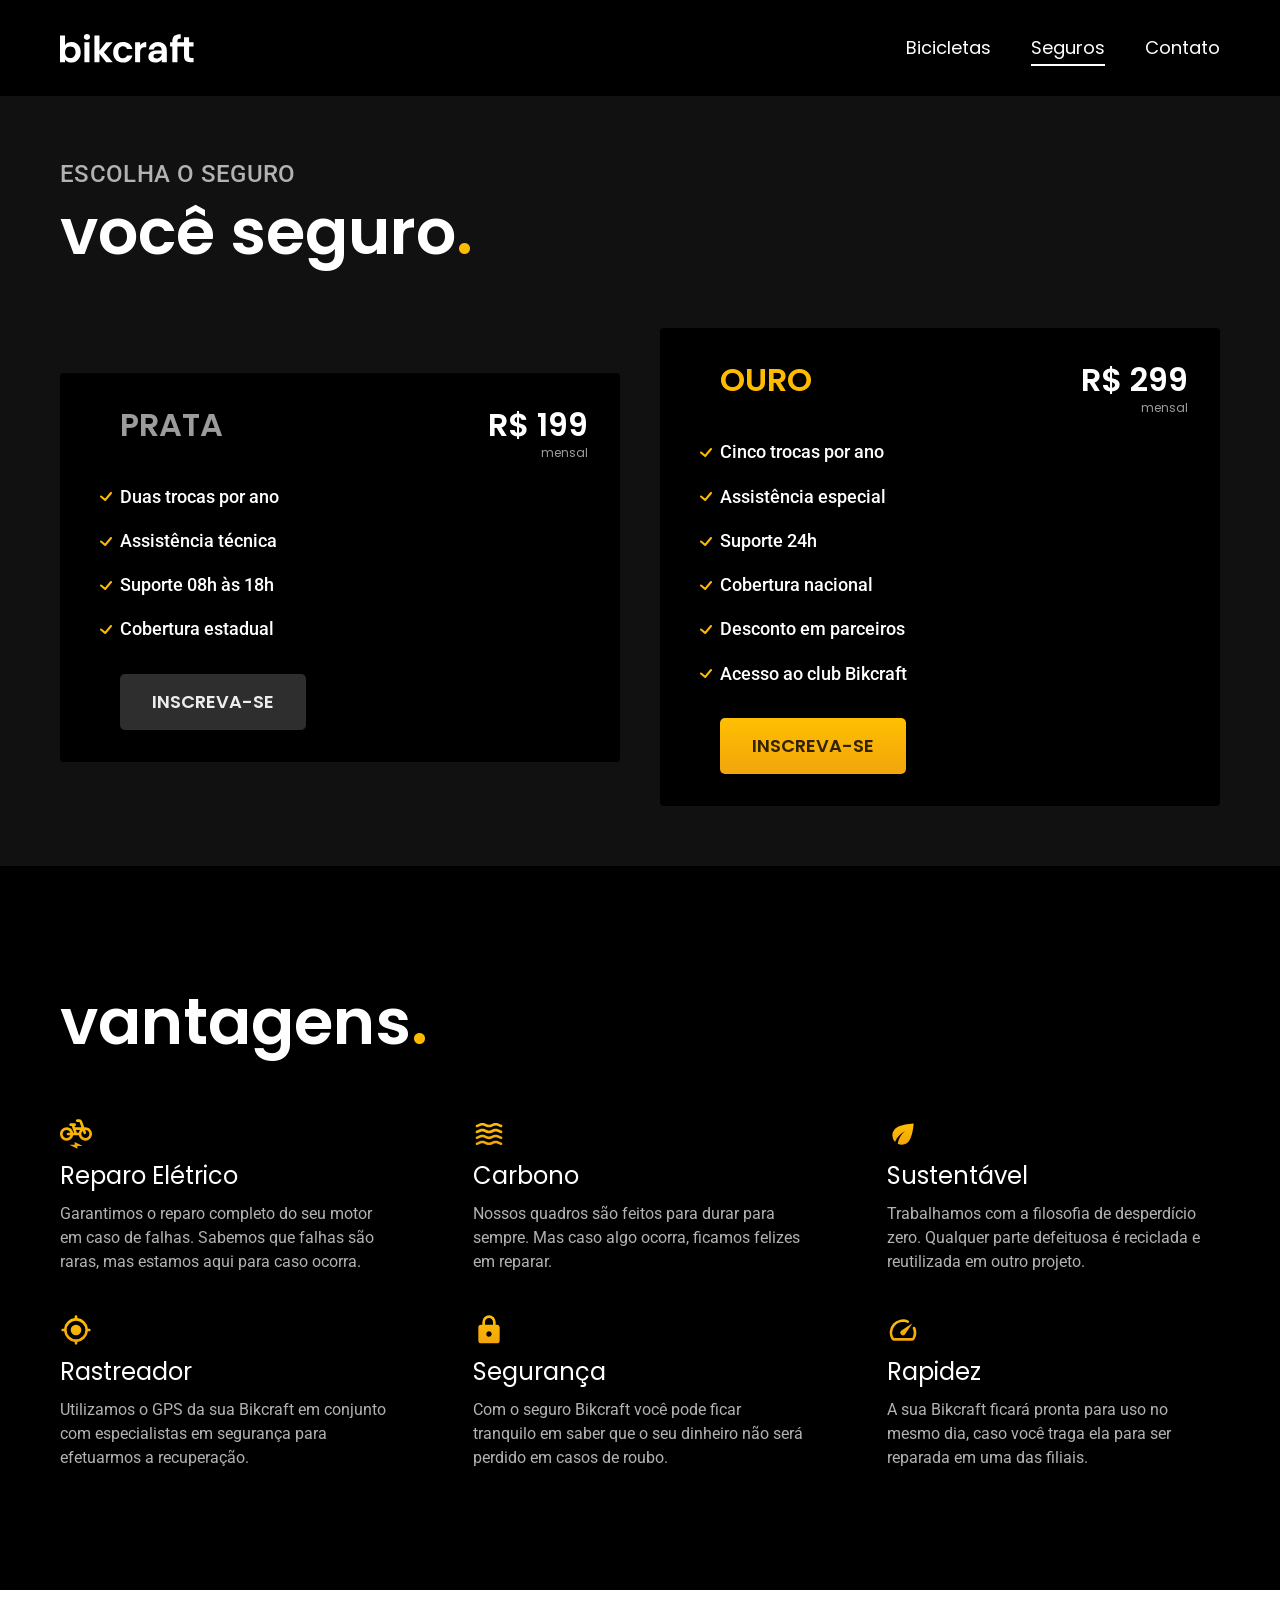
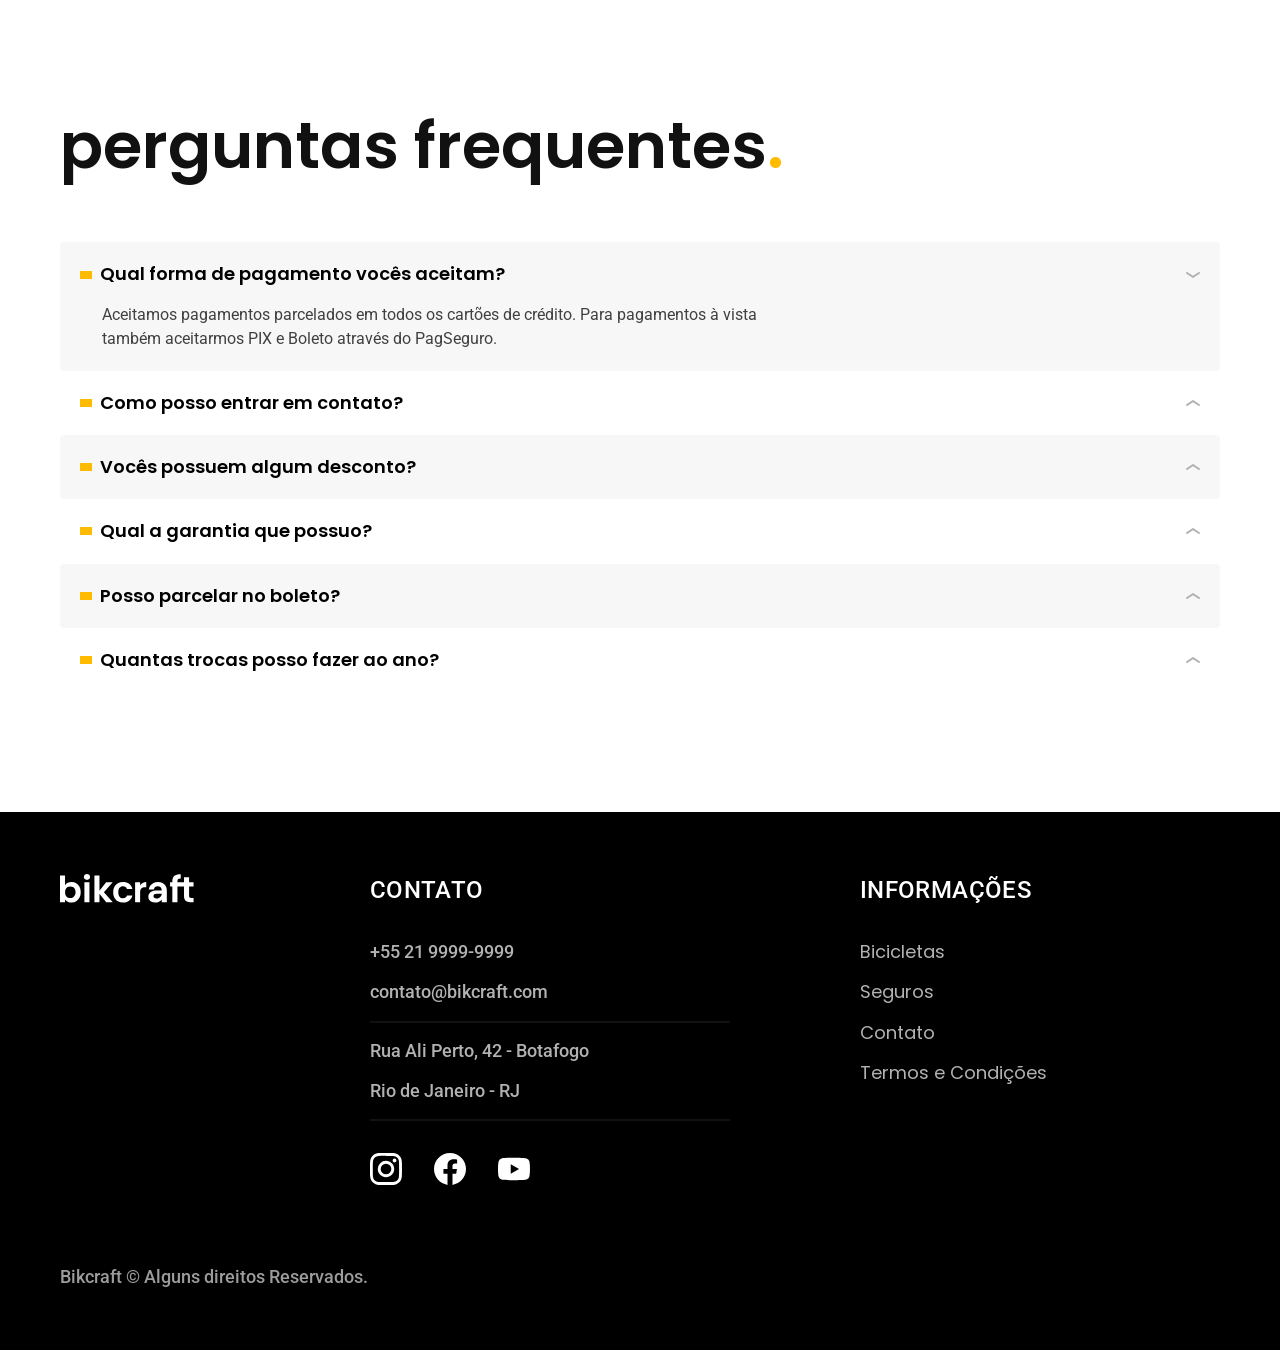
<file: seguros.html>
<!DOCTYPE html>
<html lang="pt-br">

<head>
  <meta charset="UTF-8">
  <meta name="viewport" content="width=device-width, initial-scale=1.0">
  <title>Seguros | Bikcraft</title>

  <link rel="shortcut icon" href="favicon.svg" type="image/svg+xml">
  <link rel="preload" href="css/style.min.css" as="style">
  <link rel="stylesheet" href="css/style.min.css">

  <link rel="preconnect" href="https://fonts.googleapis.com">
  <link rel="preconnect" href="https://fonts.gstatic.com" crossorigin>
  <link href="https://fonts.googleapis.com/css2?family=Merriweather:ital,opsz,wght@1,18..144,900&family=Poppins:wght@400;600&family=Roboto:wght@100..900&display=swap" rel="stylesheet">

  <script>document.documentElement.classList.add('js');</script>
</head>

<body id="seguros">
  <header class="header-bg">
    <div class="header container">
      <a href="./">
        <img src="scr/bikcraft-logo.svg" alt="Bikcraft">
      </a>

      <nav aria-label="primaria">
        <ul class="header-menu font-1-m">
          <li><a href="bicicletas.html">Bicicletas</a></li>
          <li><a href="seguros.html">Seguros</a></li>
          <li><a href="contato.html">Contato</a></li>
        </ul>
      </nav>
    </div>
  </header>

  <main class="seguros-bg">
    <div class="titulo-bg">
      <div class="titulo container">
        <p class="font-2-l-b cor-5">Escolha o seguro</p>
        <h1 class="font-1-xxl cor-0">você seguro<span class="ponto">.</span></h1>
      </div>
    </div>

    <div class="seguros container">

      <div class="seguros-item fadeInDown" data-anime="200">
        <h3 class="font-1-xl cor-6">PRATA</h3>
        <span class="font-1-xl cor-0">R$ 199 <span class="font-1-xs cor-6">mensal</span></span>
        <ul class="font-2-m cor-0">
          <li>Duas trocas por ano</li>
          <li>Assistência técnica</li>
          <li>Suporte 08h às 18h</li>
          <li>Cobertura estadual</li>
        </ul>
        <a class="btn secundario" href="./orcamento.html?tipo=seguro&produto=prata">Inscreva-se</a>
      </div>

      <div class="seguros-item fadeInDown" data-anime="400">
        <h3 class="font-1-xl cor-p1">OURO</h3>
        <span class="font-1-xl cor-0">R$ 299 <span class="font-1-xs cor-6">mensal</span></span>
        <ul class="font-2-m cor-0">
          <li>Cinco trocas por ano</li>
          <li>Assistência especial</li>
          <li>Suporte 24h</li>
          <li>Cobertura nacional</li>
          <li>Desconto em parceiros</li>
          <li>Acesso ao club Bikcraft</li>
        </ul>
        <a class="btn" href="./orcamento.html?tipo=seguro&produto=ouro">Inscreva-se</a>
      </div>
    </div>
  </main>

  <article class="vantagens-bg">
    <div class="vantagens container">
      <h2 class="font-1-xxl cor-0">vantagens<span class="ponto">.</span></h2>
      <ul>
        <li>
          <img src="scr/icones/icones/eletrica.svg" alt="">
          <h3 class="font-1-l cor-0">Reparo Elétrico</h3>
          <p class="font-2-s cor-5">Garantimos o reparo completo do seu motor em caso de falhas. Sabemos que falhas são raras, mas estamos aqui para caso ocorra.</p>
        </li>
        <li>
          <img src="scr/icones/icones/carbono.svg" alt="">
          <h3 class="font-1-l cor-0">Carbono</h3>
          <p class="font-2-s cor-5">Nossos quadros são feitos para durar para sempre. Mas caso algo ocorra, ficamos felizes em reparar.</p>
        </li>
        <li>
          <img src="scr/icones/icones/sustentavel.svg" alt="">
          <h3 class="font-1-l cor-0">Sustentável</h3>
          <p class="font-2-s cor-5">Trabalhamos com a filosofia de desperdício zero. Qualquer parte defeituosa é reciclada e reutilizada em outro projeto.</p>
        </li>
        <li>
          <img src="scr/icones/icones/rastreador.svg" alt="">
          <h3 class="font-1-l cor-0">Rastreador</h3>
          <p class="font-2-s cor-5">Utilizamos o GPS da sua Bikcraft em conjunto com especialistas em segurança para efetuarmos a recuperação.</p>
        </li>
        <li>
          <img src="scr/icones/icones/seguro.svg" alt="">
          <h3 class="font-1-l cor-0">Segurança</h3>
          <p class="font-2-s cor-5">Com o seguro Bikcraft você pode ficar tranquilo em saber que o seu dinheiro não será perdido em casos de roubo.</p>
        </li>
        <li>
          <img src="scr/icones/icones/velocidade.svg" alt="">
          <h3 class="font-1-l cor-0">Rapidez</h3>
          <p class="font-2-s cor-5">A sua Bikcraft ficará pronta para uso no mesmo dia, caso você traga ela para ser reparada em uma das filiais.</p>
        </li>
      </ul>
    </div>
  </article>

  <article class="perguntas container">
    <h2 class="font-1-xxl">perguntas frequentes<span class="ponto">.</span></h2>

    <dl>
      <div>
        <dt><button class="font-1-m-b" aria-controls="pergunta1" aria-expanded="true">Qual forma de pagamento vocês aceitam?</button></dt>
        <dd id="pergunta1" class="font-2-s cor-9 ativa">Aceitamos pagamentos parcelados em todos os cartões de crédito. Para pagamentos à vista também aceitarmos PIX e Boleto através do PagSeguro.</dd>
      </div>
      <div class="font-1-m-b">
        <dt><button class="font-1-m-b" aria-controls="pergunta2" aria-expanded="false">Como posso entrar em contato?</button></dt>
        <dd id="pergunta2" class="font-2-s cor-9">Aceitamos pagamentos parcelados em todos os cartões de crédito. Para pagamentos à vista também aceitarmos PIX e Boleto através do PagSeguro.</dd>
      </div>
      <div class="font-1-m-b">
        <dt><button class="font-1-m-b" aria-controls="pergunta3" aria-expanded="false">Vocês possuem algum desconto?</button></dt>
        <dd id="pergunta3" class="font-2-s cor-9">Aceitamos pagamentos parcelados em todos os cartões de crédito. Para pagamentos à vista também aceitarmos PIX e Boleto através do PagSeguro.</dd>
      </div>
      <div class="font-1-m-b">
        <dt><button class="font-1-m-b" aria-controls="pergunta4" aria-expanded="false">Qual a garantia que possuo?</button></dt>
        <dd id="pergunta4" class="font-2-s cor-9">Aceitamos pagamentos parcelados em todos os cartões de crédito. Para pagamentos à vista também aceitarmos PIX e Boleto através do PagSeguro.</dd>
      </div>
      <div class="font-1-m-b">
        <dt><button class="font-1-m-b" aria-controls="pergunta5" aria-expanded="false">Posso parcelar no boleto?</button></dt>
        <dd id="pergunta5" class="font-2-s cor-9">Aceitamos pagamentos parcelados em todos os cartões de crédito. Para pagamentos à vista também aceitarmos PIX e Boleto através do PagSeguro.</dd>
      </div>
      <div class="font-1-m-b">
        <dt><button class="font-1-m-b" aria-controls="pergunta6" aria-expanded="false">Quantas trocas posso fazer ao ano?</button></dt>
        <dd id="pergunta6" class="font-2-s cor-9">Aceitamos pagamentos parcelados em todos os cartões de crédito. Para pagamentos à vista também aceitarmos PIX e Boleto através do PagSeguro.</dd>
      </div>
    </dl>
  </article>

  <footer class="footer-bg">
    <div class="footer container">
      <img src="scr/bikcraft-logo.svg" alt="Bikcraft">
      <div class="footer-contato">
        <h3 class="font-2-l-b cor-0">Contato</h3>
        <ul class="font-2-m cor-5">
          <li><a href="tel:+552199999999">+55 21 9999-9999</a></li>
          <li><a href="mailto:contato@bikcraft.com">contato@bikcraft.com</a></li>
          <li>Rua Ali Perto, 42 - Botafogo</li>
          <li>Rio de Janeiro - RJ</li>
        </ul>
        <div class="footer-redes">
          <a href="#"><img src="scr/icones/redes-sociais/instagram.svg" alt="Instagram"></a>
          <a href="#"><img src="scr/icones/redes-sociais/facebook.svg" alt="Facebook"></a>
          <a href="#"><img src="scr/icones/redes-sociais/youtube.svg" alt="Youtube"></a>
        </div>
      </div>
      <div class="footer-informacoes">
        <h3 class="font-2-l-b cor-0">Informações</h3>
        <nav>
          <ul class="font-1-m cor-5">
            <li><a href="bicicletas.html">Bicicletas</a></li>
            <li><a href="seguros.html">Seguros</a></li>
            <li><a href="contato.html">Contato</a></li>
            <li><a href="termos.html">Termos e Condições</a></li>
          </ul>
        </nav>
      </div>
      <p class="footer-copy font-2-m cor-6">Bikcraft © Alguns direitos Reservados.</p>
    </div>
  </footer>

  <script src="js/plugins/simple-anime.js"></script>
  <script src="js/script.js"></script>
</body>

</html>
</file>
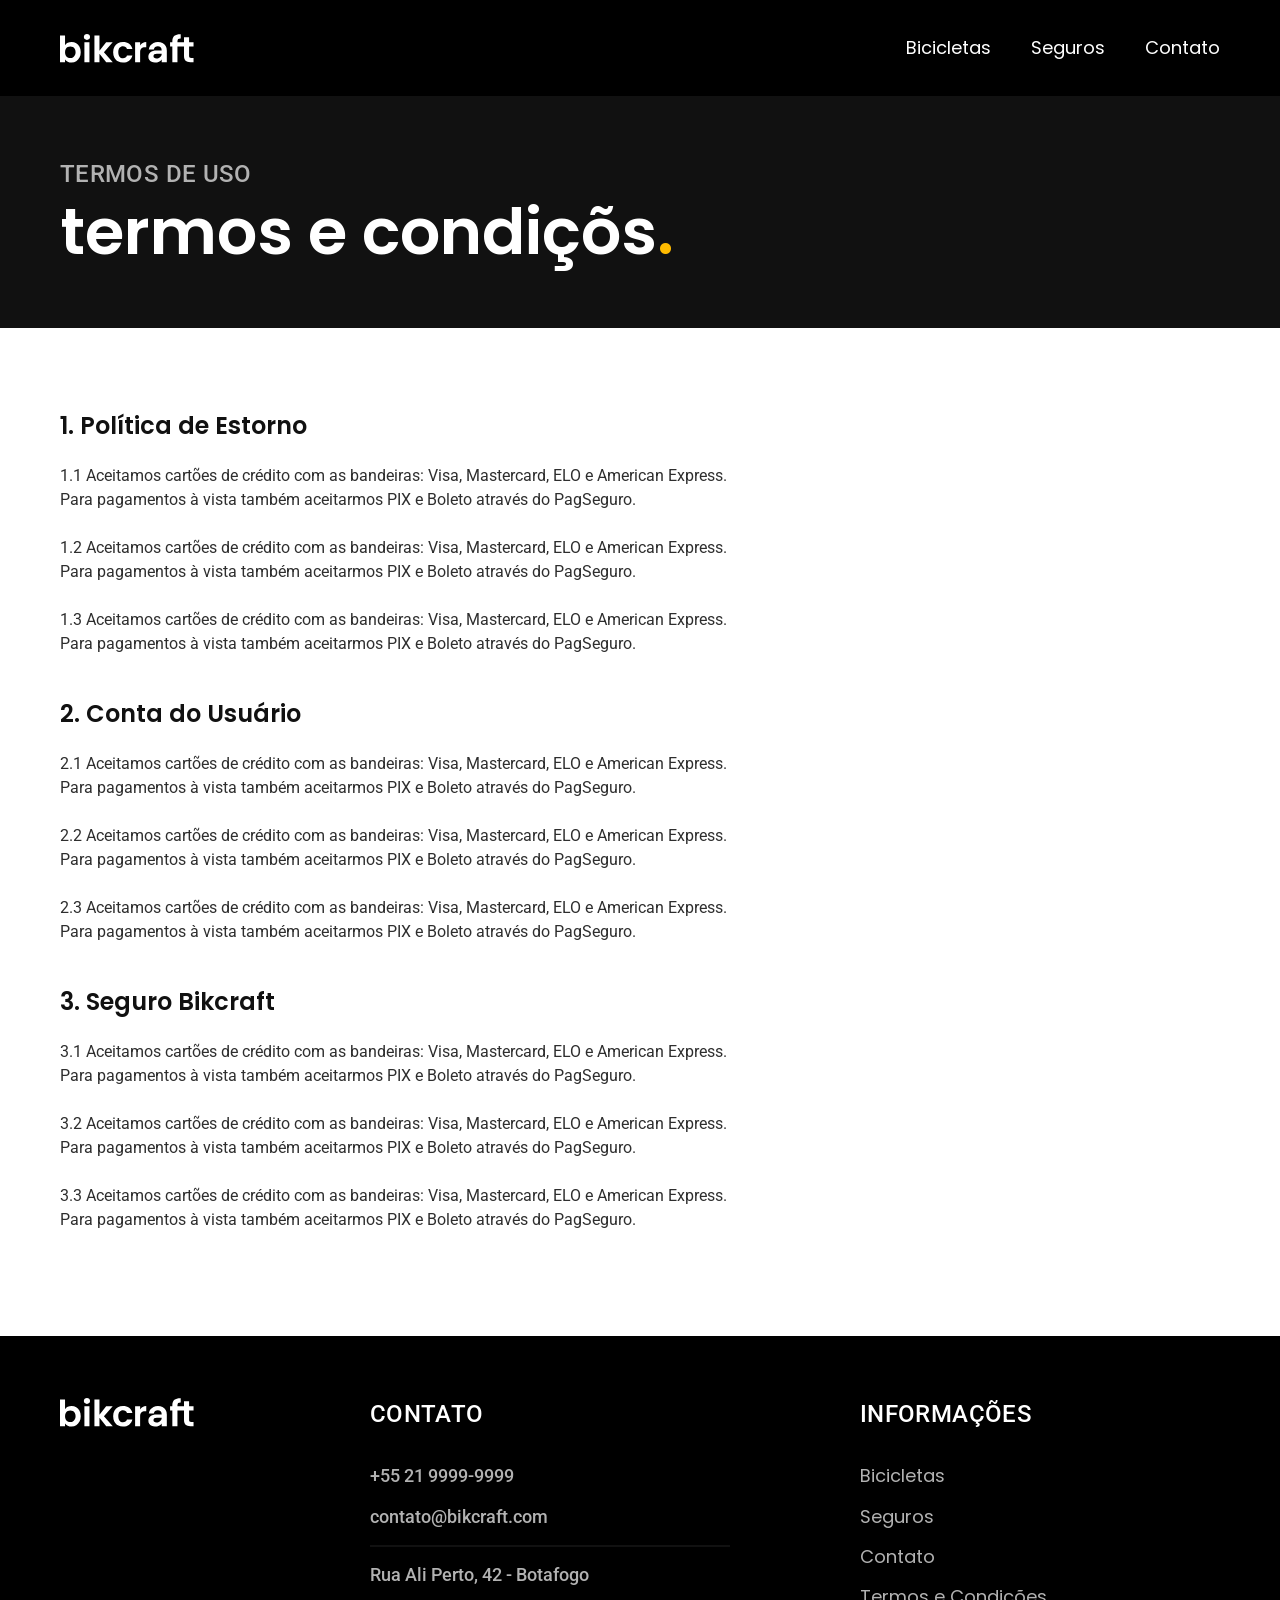
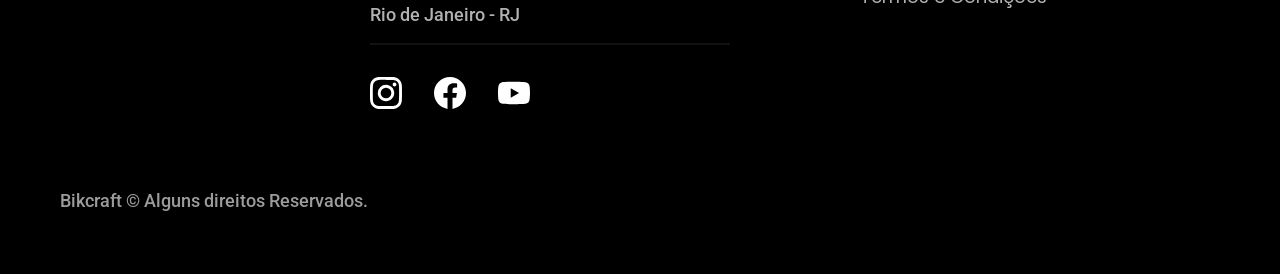
<file: termos.html>
<!DOCTYPE html>
<html lang="pt-br">

<head>
  <meta charset="UTF-8">
  <meta name="viewport" content="width=device-width, initial-scale=1.0">
  <meta name="description" content="Termos e condições">
  <title>Termos e Condições | Bikcraft</title>

  <link rel="shortcut icon" href="favicon.svg" type="image/svg+xml">
  <link rel="preload" href="css/style.min.css" as="style">
  <link rel="stylesheet" href="css/style.min.css">

  <link rel="preconnect" href="https://fonts.googleapis.com">
  <link rel="preconnect" href="https://fonts.gstatic.com" crossorigin>
  <link href="https://fonts.googleapis.com/css2?family=Merriweather:ital,opsz,wght@1,18..144,900&family=Poppins:wght@400;600&family=Roboto:wght@100..900&display=swap" rel="stylesheet">

  <script>document.documentElement.classList.add('js');</script>
</head>

<body id="termos">
  <header class="header-bg">
    <div class="header container">
      <a href="./">
        <img src="scr/bikcraft-logo.svg" alt="Bikcraft">
      </a>

      <nav aria-label="primaria">
        <ul class="header-menu font-1-m">
          <li><a href="bicicletas.html">Bicicletas</a></li>
          <li><a href="seguros.html">Seguros</a></li>
          <li><a href="contato.html">Contato</a></li>
        </ul>
      </nav>
    </div>
  </header>

  <main>
    <div class="titulo-bg">
      <div class="titulo container">
        <p class="font-2-l-b cor-5">Termos de uso</p>
        <h1 class="font-1-xxl cor-0">termos e condiçõs<span class="ponto">.</span></h1>
      </div>
    </div>

    <div class="termos font-2-s cor-10 container">
      <h2 class="font-1-l cor-11">1. Política de Estorno</h2>
      <p>1.1 Aceitamos cartões de crédito com as bandeiras: Visa, Mastercard, ELO e American Express. Para pagamentos à vista também aceitarmos PIX e Boleto através do PagSeguro.</p>
      <p>1.2 Aceitamos cartões de crédito com as bandeiras: Visa, Mastercard, ELO e American Express. Para pagamentos à vista também aceitarmos PIX e Boleto através do PagSeguro.</p>
      <p>1.3 Aceitamos cartões de crédito com as bandeiras: Visa, Mastercard, ELO e American Express. Para pagamentos à vista também aceitarmos PIX e Boleto através do PagSeguro.</p>
      <h2 class="font-1-l cor-11">2. Conta do Usuário</h2>
      <p>2.1 Aceitamos cartões de crédito com as bandeiras: Visa, Mastercard, ELO e American Express. Para pagamentos à vista também aceitarmos PIX e Boleto através do PagSeguro.</p>
      <p>2.2 Aceitamos cartões de crédito com as bandeiras: Visa, Mastercard, ELO e American Express. Para pagamentos à vista também aceitarmos PIX e Boleto através do PagSeguro.</p>
      <p>2.3 Aceitamos cartões de crédito com as bandeiras: Visa, Mastercard, ELO e American Express. Para pagamentos à vista também aceitarmos PIX e Boleto através do PagSeguro.</p>
      <h2 class="font-1-l cor-11">3. Seguro Bikcraft</h2>
      <p>3.1 Aceitamos cartões de crédito com as bandeiras: Visa, Mastercard, ELO e American Express. Para pagamentos à vista também aceitarmos PIX e Boleto através do PagSeguro.</p>
      <p>3.2 Aceitamos cartões de crédito com as bandeiras: Visa, Mastercard, ELO e American Express. Para pagamentos à vista também aceitarmos PIX e Boleto através do PagSeguro.</p>
      <p>3.3 Aceitamos cartões de crédito com as bandeiras: Visa, Mastercard, ELO e American Express. Para pagamentos à vista também aceitarmos PIX e Boleto através do PagSeguro.</p>
    </div>
  </main>

  <footer class="footer-bg">
    <div class="footer container">
      <img src="scr/bikcraft-logo.svg" alt="Bikcraft">
      <div class="footer-contato">
        <h3 class="font-2-l-b cor-0">Contato</h3>
        <ul class="font-2-m cor-5">
          <li><a href="tel:+552199999999">+55 21 9999-9999</a></li>
          <li><a href="mailto:contato@bikcraft.com">contato@bikcraft.com</a></li>
          <li>Rua Ali Perto, 42 - Botafogo</li>
          <li>Rio de Janeiro - RJ</li>
        </ul>
        <div class="footer-redes">
          <a href="#"><img src="scr/icones/redes-sociais/instagram.svg" alt="Instagram"></a>
          <a href="#"><img src="scr/icones/redes-sociais/facebook.svg" alt="Facebook"></a>
          <a href="#"><img src="scr/icones/redes-sociais/youtube.svg" alt="Youtube"></a>
        </div>
      </div>
      <div class="footer-informacoes">
        <h3 class="font-2-l-b cor-0">Informações</h3>
        <nav>
          <ul class="font-1-m cor-5">
            <li><a href="bicicletas.html">Bicicletas</a></li>
            <li><a href="seguros.html">Seguros</a></li>
            <li><a href="contato.html">Contato</a></li>
            <li><a href="termos.html">Termos e Condições</a></li>
          </ul>
        </nav>
      </div>
      <p class="footer-copy font-2-m cor-6">Bikcraft © Alguns direitos Reservados.</p>
    </div>
  </footer>
  <script src="js/script.js"></script>
</body>

</html>
</file>
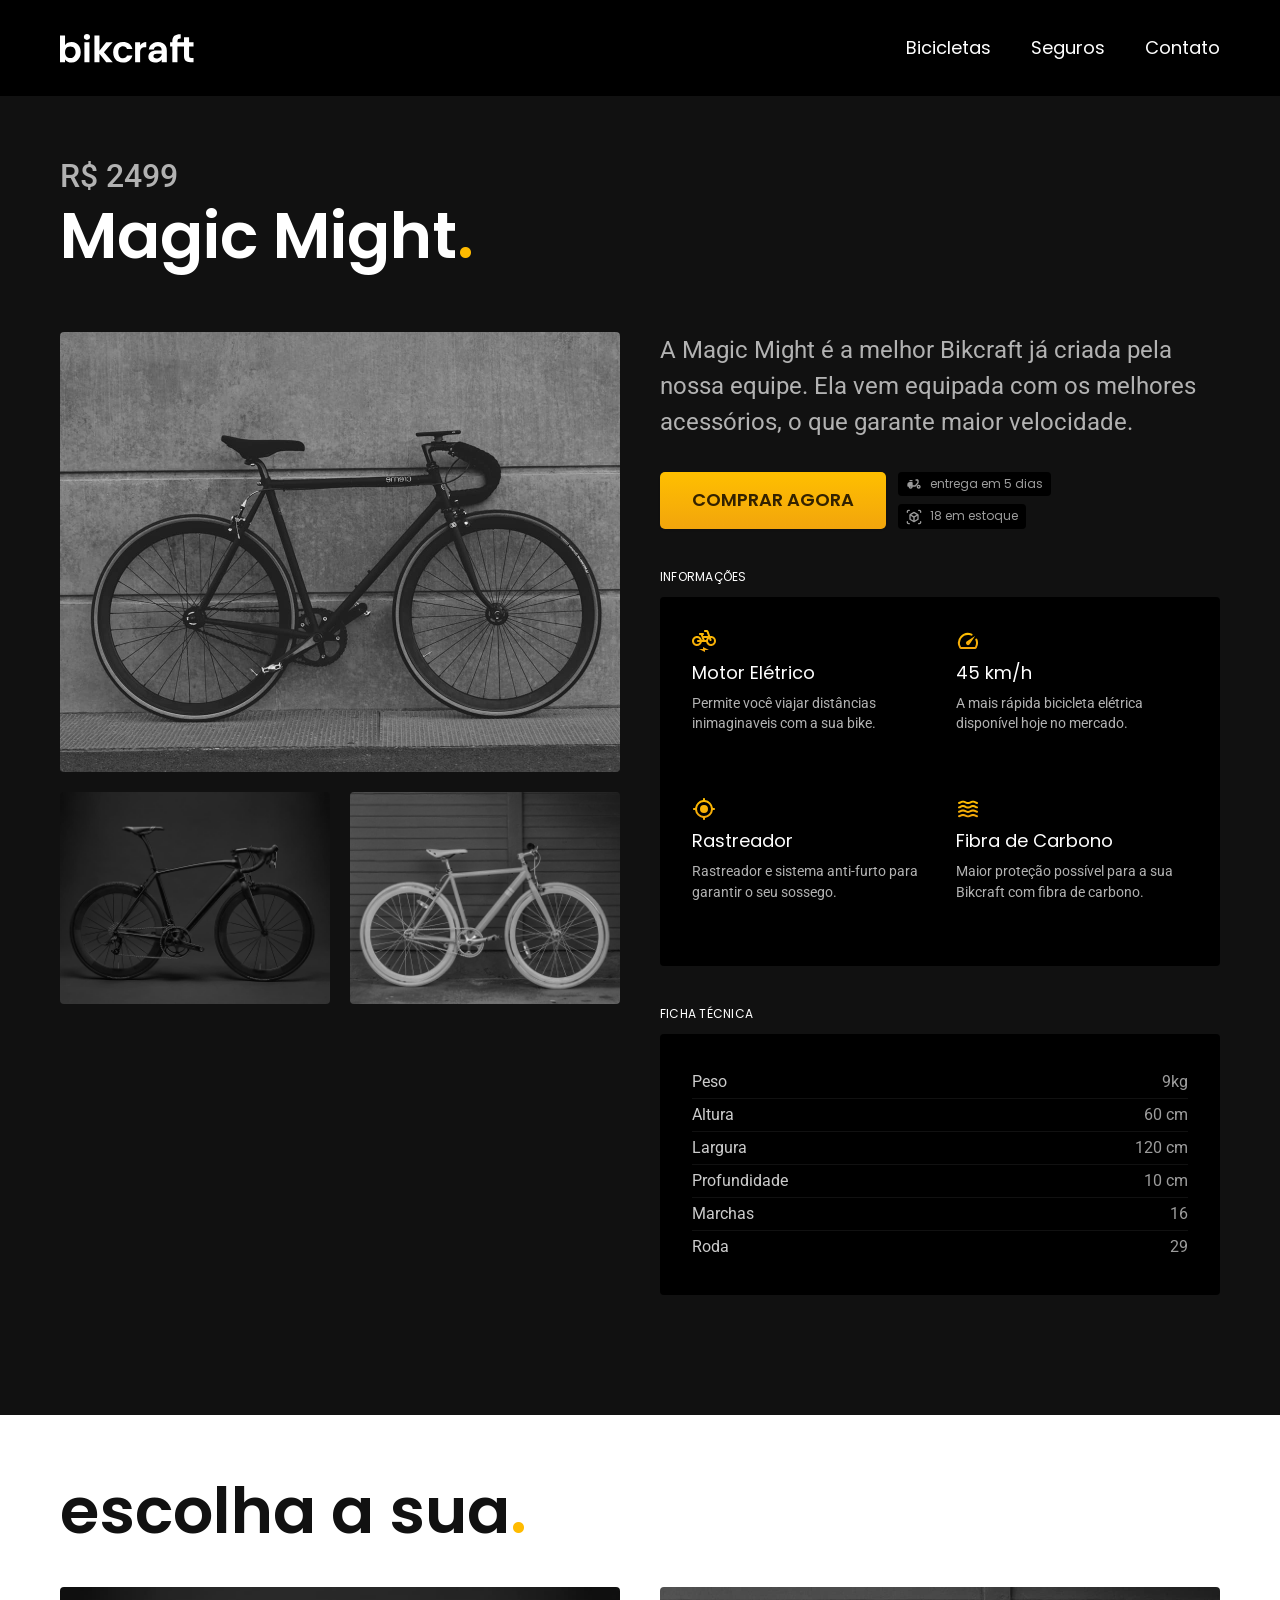
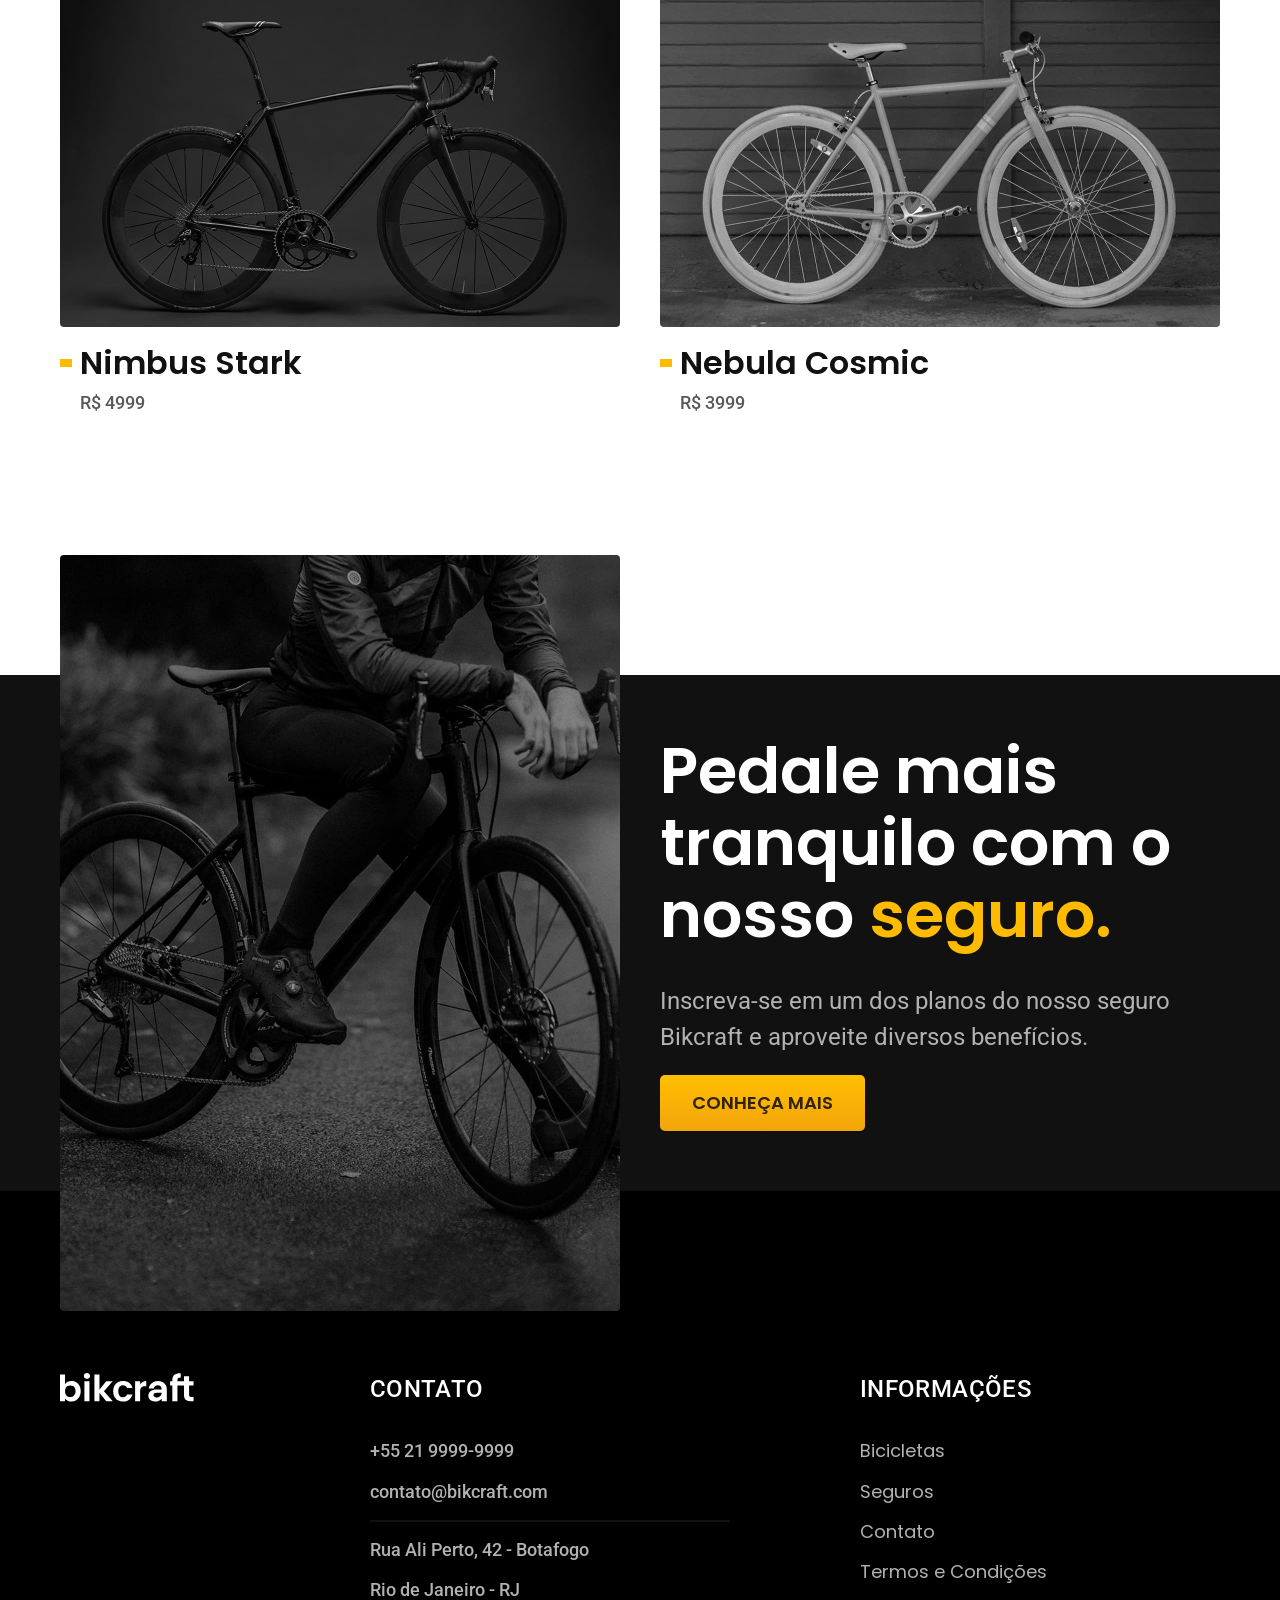
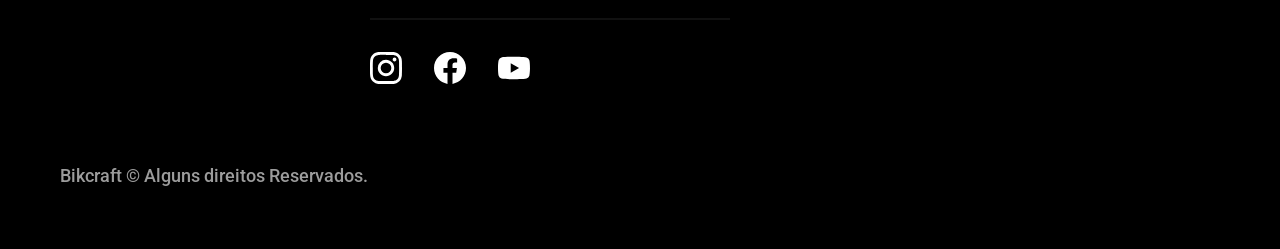
<file: bicicletas/magic.html>
<!DOCTYPE html>
<html lang="pt-br">

<head>
  <meta charset="UTF-8">
  <meta name="viewport" content="width=device-width, initial-scale=1.0">
  <meta name="description" content="Nimbus Stark">
  <title>Magic Might | Bikcraft</title>

  <link rel="shortcut icon" href="../favicon.svg" type="image/svg+xml">
  <link rel="stylesheet" href="../css/style.min.css">

  <link rel="preconnect" href="https://fonts.googleapis.com">
  <link rel="preconnect" href="https://fonts.gstatic.com" crossorigin>
  <link href="https://fonts.googleapis.com/css2?family=Merriweather:ital,opsz,wght@1,18..144,900&family=Poppins:wght@400;600&family=Roboto:wght@100..900&display=swap" rel="stylesheet">
  <script>document.documentElement.classList.add('js');</script>
</head>

<body id="bicicleta">
  <header class="header-bg">
    <div class="header container">
      <a href="../">
        <img src="../scr/bikcraft-logo.svg" alt="Bikcraft">
      </a>

      <nav aria-label="primaria">
        <ul class="header-menu font-1-m">
          <li><a href="../bicicletas.html">Bicicletas</a></li>
          <li><a href="../seguros.html">Seguros</a></li>
          <li><a href="../contato.html">Contato</a></li>
        </ul>
      </nav>
    </div>
  </header>

  <main class="titulo-bg">
    <div>
      <div class="titulo container">
        <p class="font-2-xl cor-5">R$ 2499</p>
        <h1 class="font-1-xxl cor-0">Magic Might<span class="ponto">.</span></h1>
      </div>
    </div>

    <div class="bicicleta container">
      <div class="bicicleta-imagens">
        <img src="../scr/img/bicicletas/nimbus-2.jpg" alt="">
        <img src="../scr/img/bicicletas/nimbus-1.jpg" alt="">
        <img src="../scr/img/bicicletas/nimbus-3.jpg" alt="">
      </div>
      <div class="bicicleta-conteudo">
        <p class="font-2-l cor-5">A Magic Might é a melhor Bikcraft já criada pela nossa equipe. Ela vem equipada com os melhores acessórios, o que garante maior velocidade.</p>
        <div class="bicicleta-comprar">
          <a class="btn" href="../orcamento.html?tipo=bikcraft&produto=magic">Comprar agora</a>
          <span class="font-1-xs cor-6"> <img src="../scr/icones/icones/entrega.svg" alt="">entrega em 5 dias</span>
          <span class="font-1-xs cor-6"> <img src="../scr/icones/icones/estoque.svg" alt="">18 em estoque</span>
        </div>
        <h2 class="font-1-xs cor-0">Informações</h2>
        <ul class="bicicleta-informacoes">
          <li>
            <img src="../scr/icones/icones/eletrica.svg" alt="">
            <h3 class="font-1-m cor-0">Motor Elétrico</h3>
            <p class="font-2-xs cor-5">Permite você viajar distâncias inimaginaveis com a sua bike.</p>
          </li>
          <li>
            <img src="../scr/icones/icones/velocidade.svg" alt="">
            <h3 class="font-1-m cor-0">45 km/h</h3>
            <p class="font-2-xs cor-5">A mais rápida bicicleta elétrica disponível hoje no mercado.</p>
          </li>
          <li>
            <img src="../scr/icones/icones/rastreador.svg" alt="">
            <h3 class="font-1-m cor-0">Rastreador</h3>
            <p class="font-2-xs cor-5">Rastreador e sistema anti-furto para garantir o seu sossego.</p>
          </li>
          <li>
            <img src="../scr/icones/icones/carbono.svg" alt="">
            <h3 class="font-1-m cor-0">Fibra de Carbono</h3>
            <p class="font-2-xs cor-5">Maior proteção possível para a sua Bikcraft com fibra de carbono.</p>
          </li>
        </ul>
        <h2 class="font-1-xs cor-0">Ficha técnica</h2>
        <ul class="bicicleta-ficha font-2-s cor-4">
          <li>Peso <span>9kg</span></li>
          <li>Altura <span>60 cm</span></li>
          <li>Largura <span>120 cm</span></li>
          <li>Profundidade <span>10 cm</span></li>
          <li>Marchas <span>16</span></li>
          <li>Roda <span>29</span></li>
        </ul>
      </div>
    </div>
  </main>

  <article class="bicicletas-lista container">
    <h2 class="font-1-xxl">escolha a sua<span class="ponto">.</span></h2>

    <ul>
      <li>
        <a href="nimbus.html">
          <img src="../scr/img/bicicletas/nimbus.jpg" alt="Bicicleta preta">
          <h3 class="font-1-xl">Nimbus Stark</h3>
          <span class="font-2-m cor-8">R$ 4999</span>
        </a>
      </li>
      <li>
        <a href="nebula.html">
          <img src="../scr/img/bicicletas/nebula.jpg" alt="Bicicleta cinza">
          <h3 class="font-1-xl">Nebula Cosmic</h3>
          <span class="font-2-m cor-8">R$ 3999</span>
        </a>
      </li>
    </ul>
  </article>

  <article class="seguro-bg">
    <div class="seguro container">
      <div class="seguro-imagem">
        <img src="../scr/img/fotos/seguros.jpg" alt="">
      </div>
      <div class="seguro-conteudo">
        <h2 class="font-1-xxl cor-0">Pedale mais tranquilo com o nosso <span class="ponto">seguro.</span></h2>
        <p class="font-2-l cor-5">Inscreva-se em um dos planos do nosso seguro Bikcraft e aproveite diversos benefícios.</p>
        <a class="btn" href="../seguros.html">Conheça Mais</a>
      </div>
    </div>
  </article>

  <footer class="footer-bg">
    <div class="footer container">
      <img src="../scr/bikcraft-logo.svg" alt="Bikcraft">
      <div class="footer-contato">
        <h3 class="font-2-l-b cor-0">Contato</h3>
        <ul class="font-2-m cor-5">
          <li><a href="tel:+552199999999">+55 21 9999-9999</a></li>
          <li><a href="mailto:contato@bikcraft.com">contato@bikcraft.com</a></li>
          <li>Rua Ali Perto, 42 - Botafogo</li>
          <li>Rio de Janeiro - RJ</li>
        </ul>
        <div class="footer-redes">
          <a href="#"><img src="../scr/icones/redes-sociais/instagram.svg" alt="Instagram"></a>
          <a href="#"><img src="../scr/icones/redes-sociais/facebook.svg" alt="Facebook"></a>
          <a href="#"><img src="../scr/icones/redes-sociais/youtube.svg" alt="Youtube"></a>
        </div>
      </div>
      <div class="footer-informacoes">
        <h3 class="font-2-l-b cor-0">Informações</h3>
        <nav>
          <ul class="font-1-m cor-5">
            <li><a href="../bicicletas.html">Bicicletas</a></li>
            <li><a href="../seguros.html">Seguros</a></li>
            <li><a href="../contato.html">Contato</a></li>
            <li><a href="../termos.html">Termos e Condições</a></li>
          </ul>
        </nav>
      </div>
      <p class="footer-copy font-2-m cor-6">Bikcraft © Alguns direitos Reservados.</p>
    </div>
  </footer>
  <script src="../js/script.js"></script>
</body>

</html>
</file>
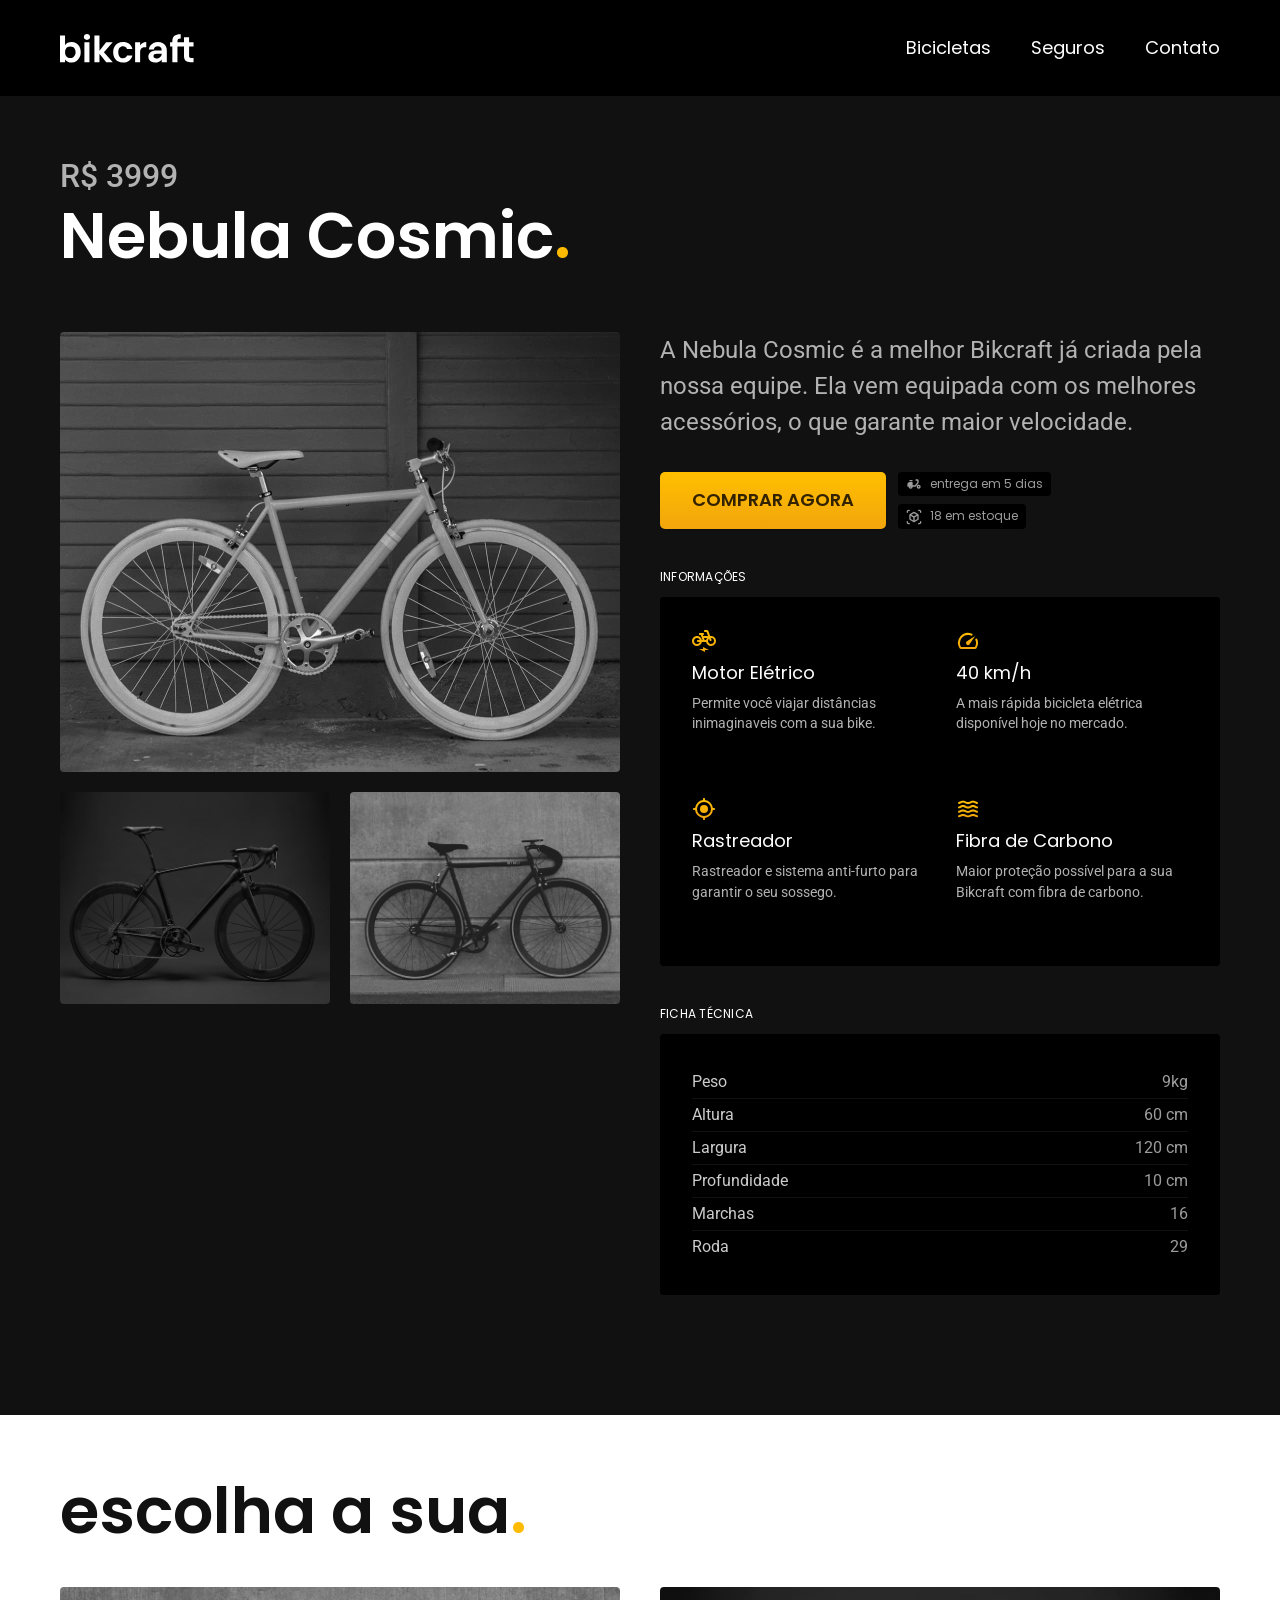
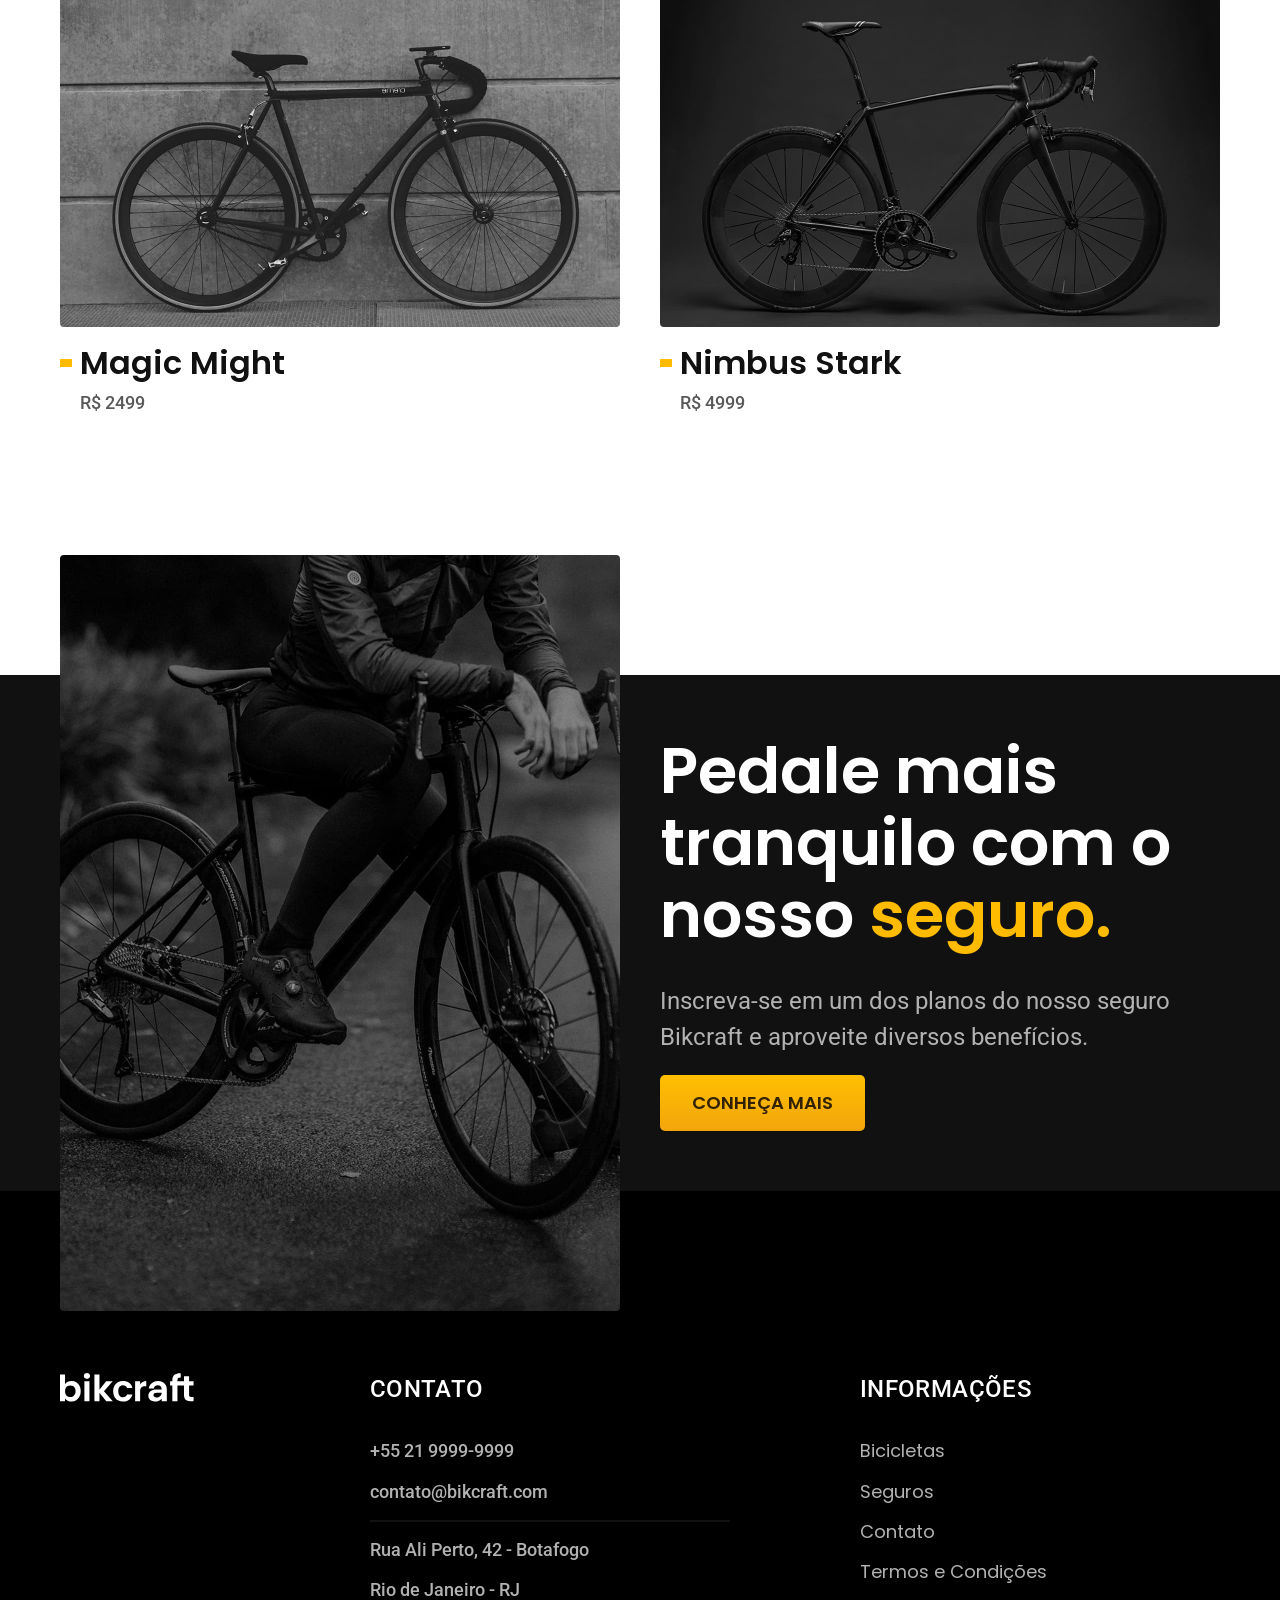
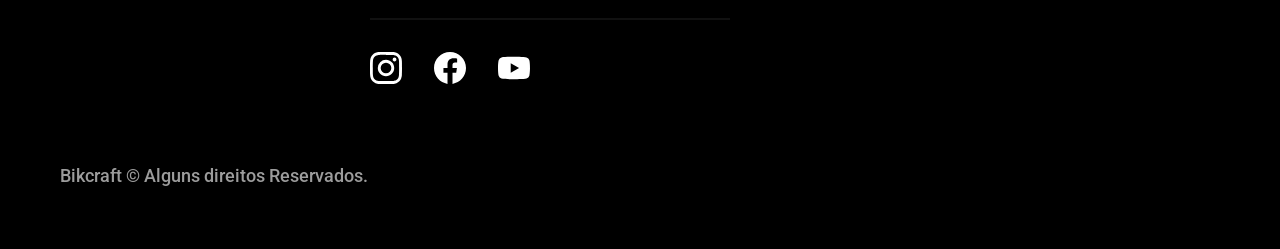
<file: bicicletas/nebula.html>
<!DOCTYPE html>
<html lang="pt-br">

<head>
  <meta charset="UTF-8">
  <meta name="viewport" content="width=device-width, initial-scale=1.0">
  <meta name="description" content="Nimbus Stark">
  <title>Nebula Cosmic | Bikcraft</title>

  <link rel="shortcut icon" href="../favicon.svg" type="image/svg+xml">
  <link rel="stylesheet" href="../css/style.min.css">

  <link rel="preconnect" href="https://fonts.googleapis.com">
  <link rel="preconnect" href="https://fonts.gstatic.com" crossorigin>
  <link href="https://fonts.googleapis.com/css2?family=Merriweather:ital,opsz,wght@1,18..144,900&family=Poppins:wght@400;600&family=Roboto:wght@100..900&display=swap" rel="stylesheet">
  <script>document.documentElement.classList.add('js');</script>
</head>

<body id="bicicleta">
  <header class="header-bg">
    <div class="header container">
      <a href="../">
        <img src="../scr/bikcraft-logo.svg" alt="Bikcraft">
      </a>

      <nav aria-label="primaria">
        <ul class="header-menu font-1-m">
          <li><a href="../bicicletas.html">Bicicletas</a></li>
          <li><a href="../seguros.html">Seguros</a></li>
          <li><a href="../contato.html">Contato</a></li>
        </ul>
      </nav>
    </div>
  </header>

  <main class="titulo-bg">
    <div>
      <div class="titulo container">
        <p class="font-2-xl cor-5">R$ 3999</p>
        <h1 class="font-1-xxl cor-0">Nebula Cosmic<span class="ponto">.</span></h1>
      </div>
    </div>

    <div class="bicicleta container">
      <div class="bicicleta-imagens">
        <img src="../scr/img/bicicletas/nimbus-3.jpg" alt="">
        <img src="../scr/img/bicicletas/nimbus-1.jpg" alt="">
        <img src="../scr/img/bicicletas/nimbus-2.jpg" alt="">
      </div>
      <div class="bicicleta-conteudo">
        <p class="font-2-l cor-5">A Nebula Cosmic é a melhor Bikcraft já criada pela nossa equipe. Ela vem equipada com os melhores acessórios, o que garante maior velocidade.</p>
        <div class="bicicleta-comprar">
          <a class="btn" href="../orcamento.html?tipo=bikcraft&produto=nebula">Comprar agora</a>
          <span class="font-1-xs cor-6"> <img src="../scr/icones/icones/entrega.svg" alt="">entrega em 5 dias</span>
          <span class="font-1-xs cor-6"> <img src="../scr/icones/icones/estoque.svg" alt="">18 em estoque</span>
        </div>
        <h2 class="font-1-xs cor-0">Informações</h2>
        <ul class="bicicleta-informacoes">
          <li>
            <img src="../scr/icones/icones/eletrica.svg" alt="">
            <h3 class="font-1-m cor-0">Motor Elétrico</h3>
            <p class="font-2-xs cor-5">Permite você viajar distâncias inimaginaveis com a sua bike.</p>
          </li>
          <li>
            <img src="../scr/icones/icones/velocidade.svg" alt="">
            <h3 class="font-1-m cor-0">40 km/h</h3>
            <p class="font-2-xs cor-5">A mais rápida bicicleta elétrica disponível hoje no mercado.</p>
          </li>
          <li>
            <img src="../scr/icones/icones/rastreador.svg" alt="">
            <h3 class="font-1-m cor-0">Rastreador</h3>
            <p class="font-2-xs cor-5">Rastreador e sistema anti-furto para garantir o seu sossego.</p>
          </li>
          <li>
            <img src="../scr/icones/icones/carbono.svg" alt="">
            <h3 class="font-1-m cor-0">Fibra de Carbono</h3>
            <p class="font-2-xs cor-5">Maior proteção possível para a sua Bikcraft com fibra de carbono.</p>
          </li>
        </ul>
        <h2 class="font-1-xs cor-0">Ficha técnica</h2>
        <ul class="bicicleta-ficha font-2-s cor-4">
          <li>Peso <span>9kg</span></li>
          <li>Altura <span>60 cm</span></li>
          <li>Largura <span>120 cm</span></li>
          <li>Profundidade <span>10 cm</span></li>
          <li>Marchas <span>16</span></li>
          <li>Roda <span>29</span></li>
        </ul>
      </div>
    </div>
  </main>

  <article class="bicicletas-lista container">
    <h2 class="font-1-xxl">escolha a sua<span class="ponto">.</span></h2>

    <ul>
      <li>
        <a href="magic.html">
          <img src="../scr/img/bicicletas/magic.jpg" alt="Bicicleta preta">
          <h3 class="font-1-xl">Magic Might</h3>
          <span class="font-2-m cor-8">R$ 2499</span>
        </a>
      </li>
      <li>
        <a href="nimbus.html">
          <img src="../scr/img/bicicletas/nimbus.jpg" alt="Bicicleta cinza">
          <h3 class="font-1-xl">Nimbus Stark</h3>
          <span class="font-2-m cor-8">R$ 4999</span>
        </a>
      </li>
    </ul>
  </article>

  <article class="seguro-bg">
    <div class="seguro container">
      <div class="seguro-imagem">
        <img src="../scr/img/fotos/seguros.jpg" alt="">
      </div>
      <div class="seguro-conteudo">
        <h2 class="font-1-xxl cor-0">Pedale mais tranquilo com o nosso <span class="ponto">seguro.</span></h2>
        <p class="font-2-l cor-5">Inscreva-se em um dos planos do nosso seguro Bikcraft e aproveite diversos benefícios.</p>
        <a class="btn" href="../seguros.html">Conheça Mais</a>
      </div>
    </div>
  </article>

  <footer class="footer-bg">
    <div class="footer container">
      <img src="../scr/bikcraft-logo.svg" alt="Bikcraft">
      <div class="footer-contato">
        <h3 class="font-2-l-b cor-0">Contato</h3>
        <ul class="font-2-m cor-5">
          <li><a href="tel:+552199999999">+55 21 9999-9999</a></li>
          <li><a href="mailto:contato@bikcraft.com">contato@bikcraft.com</a></li>
          <li>Rua Ali Perto, 42 - Botafogo</li>
          <li>Rio de Janeiro - RJ</li>
        </ul>
        <div class="footer-redes">
          <a href="#"><img src="../scr/icones/redes-sociais/instagram.svg" alt="Instagram"></a>
          <a href="#"><img src="../scr/icones/redes-sociais/facebook.svg" alt="Facebook"></a>
          <a href="#"><img src="../scr/icones/redes-sociais/youtube.svg" alt="Youtube"></a>
        </div>
      </div>
      <div class="footer-informacoes">
        <h3 class="font-2-l-b cor-0">Informações</h3>
        <nav>
          <ul class="font-1-m cor-5">
            <li><a href="../bicicletas.html">Bicicletas</a></li>
            <li><a href="../seguros.html">Seguros</a></li>
            <li><a href="../contato.html">Contato</a></li>
            <li><a href="../termos.html">Termos e Condições</a></li>
          </ul>
        </nav>
      </div>
      <p class="footer-copy font-2-m cor-6">Bikcraft © Alguns direitos Reservados.</p>
    </div>
  </footer>
  <script src="../js/script.js"></script>
</body>

</html>
</file>
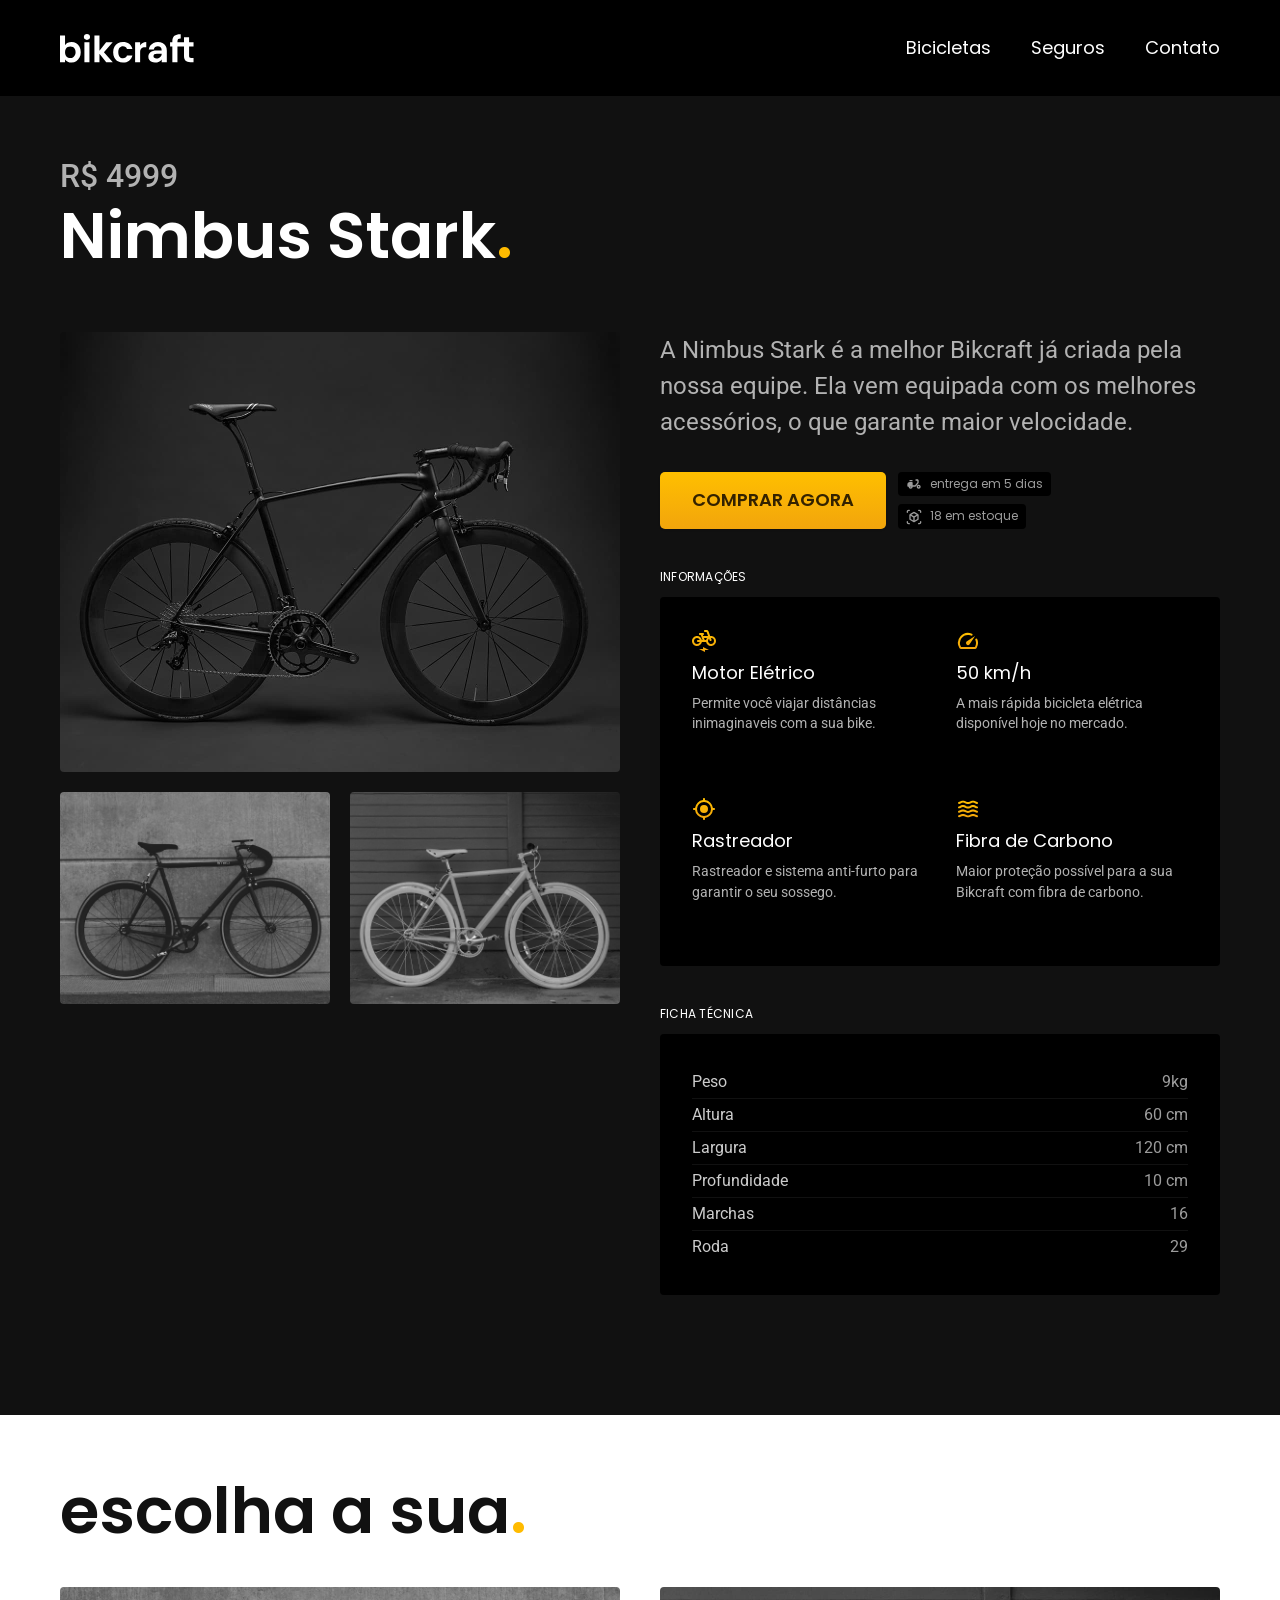
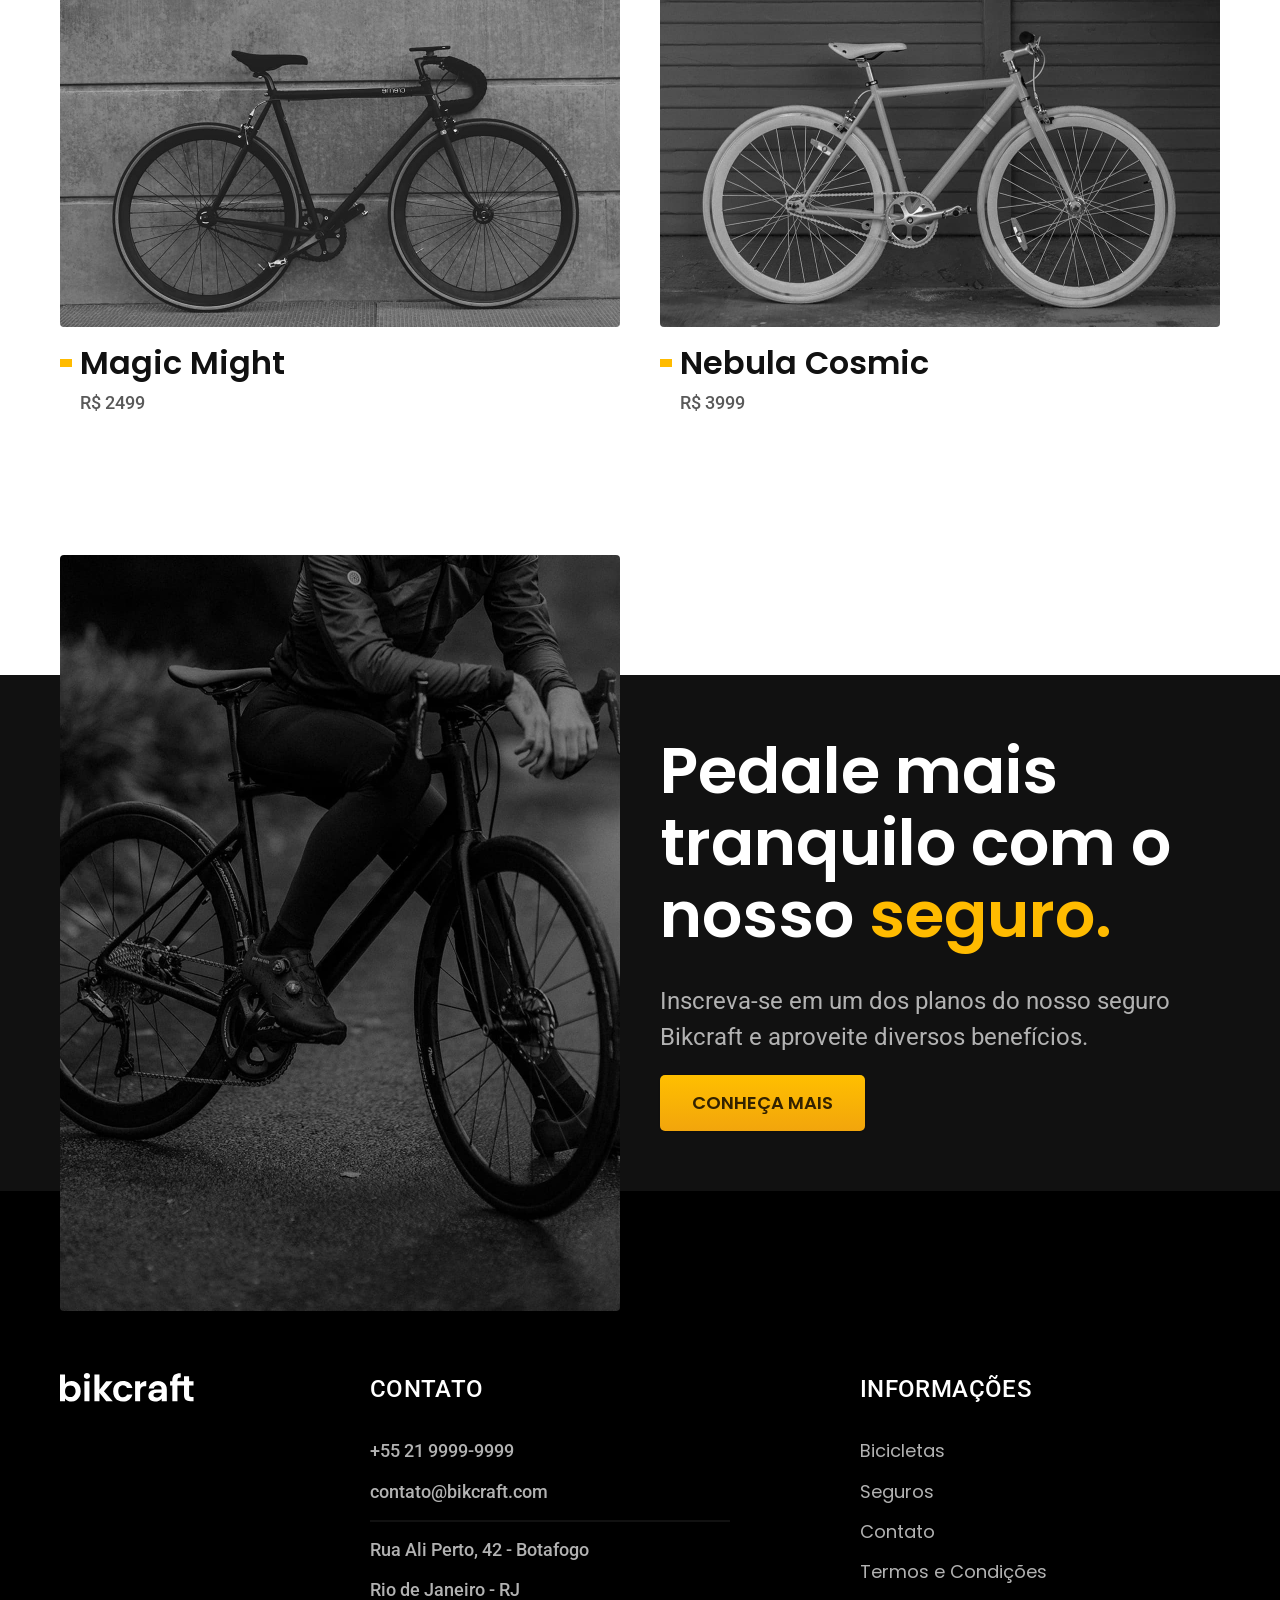
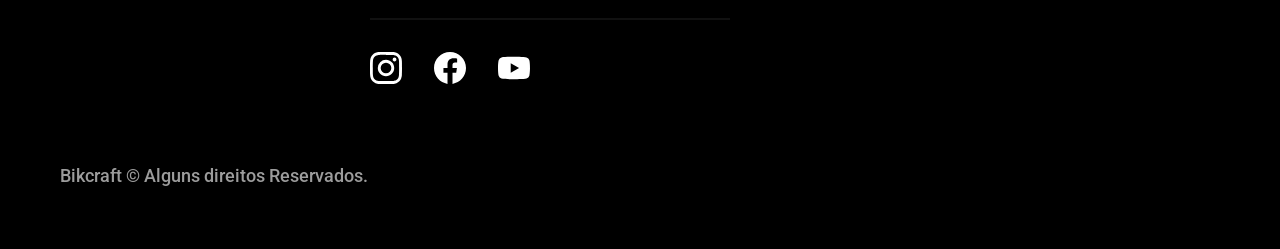
<file: bicicletas/nimbus.html>
<!DOCTYPE html>
<html lang="pt-br">

<head>
  <meta charset="UTF-8">
  <meta name="viewport" content="width=device-width, initial-scale=1.0">
  <meta name="description" content="Nimbus Stark">
  <title>Nimbus Stark | Bikcraft</title>

  <link rel="shortcut icon" href="../favicon.svg" type="image/svg+xml">
  <link rel="stylesheet" href="../css/style.min.css">

  <link rel="preconnect" href="https://fonts.googleapis.com">
  <link rel="preconnect" href="https://fonts.gstatic.com" crossorigin>
  <link href="https://fonts.googleapis.com/css2?family=Merriweather:ital,opsz,wght@1,18..144,900&family=Poppins:wght@400;600&family=Roboto:wght@100..900&display=swap" rel="stylesheet">
  <script>document.documentElement.classList.add('js');</script>
</head>

<body id="bicicleta">
  <header class="header-bg">
    <div class="header container">
      <a href="../">
        <img src="../scr/bikcraft-logo.svg" alt="Bikcraft">
      </a>

      <nav aria-label="primaria">
        <ul class="header-menu font-1-m">
          <li><a href="../bicicletas.html">Bicicletas</a></li>
          <li><a href="../seguros.html">Seguros</a></li>
          <li><a href="../contato.html">Contato</a></li>
        </ul>
      </nav>
    </div>
  </header>

  <main class="titulo-bg">
    <div>
      <div class="titulo container">
        <p class="font-2-xl cor-5">R$ 4999</p>
        <h1 class="font-1-xxl cor-0">Nimbus Stark<span class="ponto">.</span></h1>
      </div>
    </div>

    <div class="bicicleta container">
      <div class="bicicleta-imagens">
        <img src="../scr/img/bicicletas/nimbus-1.jpg" alt="">
        <img src="../scr/img/bicicletas/nimbus-2.jpg" alt="">
        <img src="../scr/img/bicicletas/nimbus-3.jpg" alt="">
      </div>
      <div class="bicicleta-conteudo">
        <p class="font-2-l cor-5">A Nimbus Stark é a melhor Bikcraft já criada pela nossa equipe. Ela vem equipada com os melhores acessórios, o que garante maior velocidade.</p>
        <div class="bicicleta-comprar">
          <a class="btn" href="../orcamento.html?tipo=bikcraft&produto=nimbus">Comprar agora</a>
          <span class="font-1-xs cor-6"> <img src="../scr/icones/icones/entrega.svg" alt="">entrega em 5 dias</span>
          <span class="font-1-xs cor-6"> <img src="../scr/icones/icones/estoque.svg" alt="">18 em estoque</span>
        </div>
        <h2 class="font-1-xs cor-0">Informações</h2>
        <ul class="bicicleta-informacoes">
          <li>
            <img src="../scr/icones/icones/eletrica.svg" alt="">
            <h3 class="font-1-m cor-0">Motor Elétrico</h3>
            <p class="font-2-xs cor-5">Permite você viajar distâncias inimaginaveis com a sua bike.</p>
          </li>
          <li>
            <img src="../scr/icones/icones/velocidade.svg" alt="">
            <h3 class="font-1-m cor-0">50 km/h</h3>
            <p class="font-2-xs cor-5">A mais rápida bicicleta elétrica disponível hoje no mercado.</p>
          </li>
          <li>
            <img src="../scr/icones/icones/rastreador.svg" alt="">
            <h3 class="font-1-m cor-0">Rastreador</h3>
            <p class="font-2-xs cor-5">Rastreador e sistema anti-furto para garantir o seu sossego.</p>
          </li>
          <li>
            <img src="../scr/icones/icones/carbono.svg" alt="">
            <h3 class="font-1-m cor-0">Fibra de Carbono</h3>
            <p class="font-2-xs cor-5">Maior proteção possível para a sua Bikcraft com fibra de carbono.</p>
          </li>
        </ul>
        <h2 class="font-1-xs cor-0">Ficha técnica</h2>
        <ul class="bicicleta-ficha font-2-s cor-4">
          <li>Peso <span>9kg</span></li>
          <li>Altura <span>60 cm</span></li>
          <li>Largura <span>120 cm</span></li>
          <li>Profundidade <span>10 cm</span></li>
          <li>Marchas <span>16</span></li>
          <li>Roda <span>29</span></li>
        </ul>
      </div>
    </div>
  </main>

  <article class="bicicletas-lista container">
    <h2 class="font-1-xxl">escolha a sua<span class="ponto">.</span></h2>

    <ul>
      <li>
        <a href="magic.html">
          <img src="../scr/img/bicicletas/magic.jpg" alt="Bicicleta preta">
          <h3 class="font-1-xl">Magic Might</h3>
          <span class="font-2-m cor-8">R$ 2499</span>
        </a>
      </li>
      <li>
        <a href="nebula.html">
          <img src="../scr/img/bicicletas/nebula.jpg" alt="Bicicleta cinza">
          <h3 class="font-1-xl">Nebula Cosmic</h3>
          <span class="font-2-m cor-8">R$ 3999</span>
        </a>
      </li>
    </ul>
  </article>

  <article class="seguro-bg">
    <div class="seguro container">
      <div class="seguro-imagem">
        <img src="../scr/img/fotos/seguros.jpg" alt="">
      </div>
      <div class="seguro-conteudo">
        <h2 class="font-1-xxl cor-0">Pedale mais tranquilo com o nosso <span class="ponto">seguro.</span></h2>
        <p class="font-2-l cor-5">Inscreva-se em um dos planos do nosso seguro Bikcraft e aproveite diversos benefícios.</p>
        <a class="btn" href="../seguros.html">Conheça Mais</a>
      </div>
    </div>
  </article>

  <footer class="footer-bg">
    <div class="footer container">
      <img src="../scr/bikcraft-logo.svg" alt="Bikcraft">
      <div class="footer-contato">
        <h3 class="font-2-l-b cor-0">Contato</h3>
        <ul class="font-2-m cor-5">
          <li><a href="tel:+552199999999">+55 21 9999-9999</a></li>
          <li><a href="mailto:contato@bikcraft.com">contato@bikcraft.com</a></li>
          <li>Rua Ali Perto, 42 - Botafogo</li>
          <li>Rio de Janeiro - RJ</li>
        </ul>
        <div class="footer-redes">
          <a href="#"><img src="../scr/icones/redes-sociais/instagram.svg" alt="Instagram"></a>
          <a href="#"><img src="../scr/icones/redes-sociais/facebook.svg" alt="Facebook"></a>
          <a href="#"><img src="../scr/icones/redes-sociais/youtube.svg" alt="Youtube"></a>
        </div>
      </div>
      <div class="footer-informacoes">
        <h3 class="font-2-l-b cor-0">Informações</h3>
        <nav>
          <ul class="font-1-m cor-5">
            <li><a href="../bicicletas.html">Bicicletas</a></li>
            <li><a href="../seguros.html">Seguros</a></li>
            <li><a href="../contato.html">Contato</a></li>
            <li><a href="../termos.html">Termos e Condições</a></li>
          </ul>
        </nav>
      </div>
      <p class="footer-copy font-2-m cor-6">Bikcraft © Alguns direitos Reservados.</p>
    </div>
  </footer>
  <script src="../js/script.js"></script>
</body>

</html>
</file>
<file: css/style.min.css>
*{margin:0;padding:0;box-sizing:border-box}body{font-family:Arial,Helvetica,sans-serif;color:#111}ul{list-style:none}a{text-decoration:none;color:inherit}img{max-width:100%;height:auto;display:block}img[src$=".jpg"]{border-radius:4px}.ponto{color:var(--cor-p1)}.header-bg{background-color:var(--cor-12)}.header{display:flex;flex-wrap:wrap;gap:20px;justify-content:space-between;align-items:center;padding-top:20px;padding-bottom:20px}.header-menu{display:flex;flex-wrap:wrap;gap:40px}.header-menu a{color:var(--cor-0);display:inline-block;padding:16px 0;position:relative}.header-menu a::after{content:'';display:block;height:2px;width:0;background-color:var(--cor-0);margin-top:4px;transition:.3s;position:absolute}.header-menu a.ativo::after,.header-menu a:hover::after{width:100%}@media (max-width:800px){.header-menu{gap:20px}.header-menu a{background:var(--cor-11);padding:12px 16px;border-radius:5px;transition:.3s}.header-menu a:hover{background:var(--cor-10)}.header a::after{display:none}}@media (max-width:600px){.header-menu{gap:12px}.header-menu a{padding:8px 12px}}.footer-bg{background-color:var(--cor-12)}.footer{display:grid;grid-template-columns:3fr 5fr 4fr;gap:40px;padding-top:60px;padding-bottom:60px}.footer h3{margin-bottom:32px}.footer-contato ul{margin-bottom:32px}.footer-contato li:nth-child(2n)::after{content:'';display:block;max-width:360px;height:2px;background:var(--cor-11);margin-top:16px}.footer li{margin-bottom:16px}.footer-redes{display:flex;gap:32px}.footer a{transition:.3s}.footer a:hover{color:var(--cor-0);text-decoration:underline}.footer-copy{grid-column:1/-1;margin-top:40px}@media (max-width:800px){.footer>img{display:none}.footer{grid-template-columns:1fr 1fr}}@media (max-width:600px){.footer{grid-template-columns:1fr;gap:60px}.footer-copy{margin-top:0}}:root{--cor-0:#FFFFFF;--cor-1:#F7F7F7;--cor-2:#EDEDED;--cor-3:#DEDEDE;--cor-4:#CCCCCC;--cor-5:#B2B2B2;--cor-6:#9C9C9C;--cor-7:#717171;--cor-8:#595959;--cor-9:#404040;--cor-10:#2E2E2E;--cor-11:#111111;--cor-12:#000000;--cor-p1:#FFBB00;--cor-p2:#E4A30B;--cor-p3:#A66F00;--cor-p4:#664400;--cor-p5:#332200}.cor-0{color:var(--cor-0)}.cor-1{color:var(--cor-1)}.cor-2{color:var(--cor-2)}.cor-3{color:var(--cor-3)}.cor-4{color:var(--cor-4)}.cor-5{color:var(--cor-5)}.cor-6{color:var(--cor-6)}.cor-7{color:var(--cor-7)}.cor-8{color:var(--cor-8)}.cor-9{color:var(--cor-9)}.cor-10{color:var(--cor-10)}.cor-11{color:var(--cor-11)}.cor-12{color:var(--cor-12)}.cor-p1{color:var(--cor-p1)}.cor-p2{color:var(--cor-p2)}.cor-p3{color:var(--cor-p3)}.cor-p4{color:var(--cor-p4)}.cor-p5{color:var(--cor-p5)}.js .fadeInDown{transform:translate3d(0,-20px,0)}.js .fadeInUp{transform:translate3d(0,20px,0)}.js .fadeInRight{transform:translate3d(20px,0,0)}.js .fadeInLeft{transform:translate3d(-20px,0,0)}.js [data-anime]{opacity:0}.js .anime{opacity:1;transform:none;transition:transform .8s,opacity .8s}.container{max-width:1200px;padding-left:20px!important;padding-right:20px!important;margin-left:auto;margin-right:auto}.btn{display:inline-block;padding:16px 32px;background:linear-gradient(#ffbf00,#f2a50c);border-radius:5px;box-shadow:0 1px 2px rgba(0,0,0,.1);text-transform:uppercase;color:var(--cor-p5);font:600 1.125rem/1.35 Poppins,sans-serif;max-width:max-content;border:none;cursor:pointer}.btn:hover{background:linear-gradient(#ffb60d,#e59317)}.btn.secundario{background:var(--cor-10);color:var(--cor-2);transition:.3s}.btn.secundario:hover{background:var(--cor-9)}.btn.seta{display:flex;align-items:center}.btn.seta::after{content:'';display:inline-block;width:16px;height:10px;margin-left:8px;background:url(../scr/decoracao/seta.svg);transition:.3s}.btn.seta:hover::after{transform:translateX(4px)}.link{display:inline-block;color:var(--cor-p1);font:500 1.5rem/1.5 Poppins,sans-serif;text-transform:uppercase;transition:.3s ease}.link::after{content:'';display:block;width:100%;height:4px;background-color:currentColor}.link:hover{color:var(--cor-0)}@media (max-width:600px){.btn{padding:12px 16px;font-size:1rem}}.titulo-bg{padding-top:60px;padding-bottom:60px;background-color:var(--cor-11)}.titulo p{margin-bottom:4px}@media (max-width:800px){.titulo-bg{padding-top:40px;padding-bottom:40px}.titulo p{font-size:1rem;text-transform:lowercase;font-weight:400}}.font-2-l{font:400 1.5rem/1.5 Roboto,sans-serif}.font-1-xxl{font:600 4rem/1.125 Poppins,sans-serif}.font-1-xs{font:400 0.75rem/1.35 Poppins,sans-serif}.font-2-xs{font:400 0.875rem/1.43 Roboto,sans-serif}.font-1-s{font:400 1rem/1.5 Poppins,sans-serif}.font-2-s{font:400 1rem/1.5 Roboto,sans-serif}.font-1-m,.font-1-m-b{font:400 1.125rem/1.35 Poppins,sans-serif}.font-1-m-b{font-weight:600}.font-2-m{font:500 1.125rem/1.35 Roboto,sans-serif}.font-1-l{font:400 1.5rem/1.5 Poppins,sans-serif}.font-2-l,.font-2-l-b{font:400 1.5rem/1.5 Roboto,sans-serif}.font-2-l-b{font-weight:500;letter-spacing:.015em;text-transform:uppercase}.font-1-xl{font:600 2rem/1.25 Poppins,sans-serif}.font-2-xl{font:500 2rem/1.25 Roboto,sans-serif}.font-1-xxl{font:600 4rem/1.125 Poppins,sans-serif}@media (max-width:1200px){.font-1-xxl{font-size:3rem}.font-2-l,.font-2-l-b{font-size:1.125rem}}@media (max-width:800px){.font-1-xxl{font-size:2rem}.font-1-xl,.font-2-xl{font-size:1.5rem}}.form{display:grid;grid-template-columns:1fr 1fr;gap:20px}.form label{display:block;font:400 1rem/1.5 Poppins,sans-serif;margin-bottom:4px}.form .col-2{grid-column:span 2}.form input[type=email],.form input[type=text],.form textarea{font:400 1rem/1.5 Roboto,sans-serif;background:var(--cor-1);border:1px solid var(--cor-2);padding:12px;border-radius:4px;width:100%}.form input[type=email]:focus,.form input[type=text]:focus,.form textarea:focus{outline:0;border-color:var(--cor-p1);background:var(--cor-0);box-shadow:0 0 0 2px #fea}@media (max-width:600px){.form{grid-template-columns:1fr}.form .col-2{grid-column:1}}.introducao-bg{background:var(--cor-12);color:var(--cor-0);box-shadow:inset 0 -120px var(--cor-0)}.introducao{display:grid;grid-template-columns:1fr 1fr;gap:0 40px}.introducao-conteudo{align-self:end;padding-bottom:200px}.introducao img{width:100%;height:100%;object-fit:cover;border-radius:5px}.introducao h1{margin-bottom:32px}.introducao p{margin-bottom:20px;color:var(--cor-5)}@media (max-width:800px){.introducao-bg{background:var(--cor-11);padding-top:40px;box-shadow:inset 0 -60px var(--cor-0)}.introducao{grid-template-columns:1fr;gap:32px}.introducao-conteudo{padding-bottom:0}.introducao h1{margin-bottom:16px}.introducao img{height:300px;width:100%}}.tecnologia-bg{background-color:var(--cor-11);box-shadow:inset 0 80px var(--cor-0),inset 0 -80px var(--cor-0)}.tecnologia{display:grid;grid-template-columns:1fr 1fr;gap:40px}.tecnologia-imagem img{width:100%;height:100%;object-fit:cover;object-position:left}.tecnologia-conteudo{padding-top:160px;padding-bottom:160px}.tecnologia-conteudo>span{display:block;margin-bottom:20px}.tecnologia-conteudo h2{margin-bottom:32px}.tecnologia-conteudo>p{margin-bottom:20px}.tecnologia-conteudo a{margin-bottom:80px}.tecnologia-vantagens{display:flex;gap:40px}.tecnologia-vantagens h3{margin-bottom:8px;width:max-content}.tecnologia-vantagens img{width:24px;margin-bottom:8px}@media (max-width:800px){.tecnologia-bg{box-shadow:initial}.tecnologia{grid-template-columns:1fr}.tecnologia-conteudo{padding:60px 0}.tecnologia-imagem{display:none}.tecnologia-conteudo a{margin-bottom:60px}}@media (max-width:600px){.tecnologia-vantagens{flex-direction:column}}.parceiros{padding:60px 0 120px 0}.parceiros h2{margin-bottom:60px}.parceiros ul{padding:0 20px;display:grid;grid-template-columns:repeat(4,1fr);max-width:1400px;margin:0 auto}.parceiros li{display:flex;padding:32px;border-left:2px solid var(--cor-2)}.parceiros img{margin:auto}.parceiros li:first-child,.parceiros li:nth-child(5){border-left:none}.parceiros li:nth-child(n+5){border-top:2px solid var(--cor-2)}@media (max-width:800px){.parceiros{padding-bottom:60px}.parceiros li{padding:20px}.parceiros h2{margin-bottom:20px}.parceiros ul{grid-template-columns:repeat(2,1fr)}.parceiros li:nth-child(n+3){border-top:2px solid var(--cor-2)}.parceiros li:nth-child(odd){border-left:none}}.bicicletas-lista{padding:60px 0 120px}.bicicletas-lista h2{margin-bottom:40px}.bicicletas-lista ul{display:flex;gap:40px;padding:0 20px 20px 20px;max-width:1400px;margin:0 auto;overflow-x:auto}#bicicleta .bicicletas-lista ul{padding:0 0 20px 0}.bicicletas-lista li{min-width:280px}.bicicletas-lista a{display:block;overflow:hidden}.bicicletas-lista img{transition:.3s ease}.bicicletas-lista img:hover{transform:scale(1.03);opacity:.9}.bicicletas-lista h3{margin-top:16px;margin-bottom:8px;display:flex;align-items:center}.bicicletas-lista h3::before{content:'';background-color:var(--cor-p1);height:8px;width:12px;display:inline-block;margin-right:8px;transition:.3s}.bicicletas-lista a:hover h3::before{width:24px}.bicicletas-lista li span{padding-left:20px}@media (max-width:800px){.bicicletas-lista{padding-bottom:60px}.bicicletas-lista ul{gap:20px}}.bicicletas-bg{background:linear-gradient(to right,var(--cor-0) 30%,var(--cor-11) 0)}.bicicletas{display:grid;grid-template-columns:1fr 1fr;gap:40px;padding-top:60px;padding-bottom:60px}.bicicletas-imagem{display:grid}.bicicletas-imagem img{grid-area:1/1}.bicicletas-imagem span{grid-area:1/1;place-self:start end;margin-top:20px;background:var(--cor-12);display:inline-block;padding:8px 16px 8px 8px;border-radius:4px 0 0 4px}.bicicletas-conteudo{display:grid;grid-template-columns:1fr auto;align-content:start}.bicicletas h2,.bicicletas p{grid-column:1/-1}.bicicletas h2{margin-bottom:20px}.bicicletas h2::before{content:'';display:block;width:12px;height:8px;background-color:var(--cor-p1);margin-bottom:8px}.bicicletas p{margin-bottom:32px}.bicicletas a{place-self:end}.bicicletas ul{display:grid;gap:16px}.bicicletas li{display:flex;align-items:center}.bicicletas-conteudo img{width:24px;margin-right:8px}@media (max-width:800px){.bicicletas-bg{background:var(--cor-11)}.bicicletas{grid-template-columns:1fr;gap:20px;padding-top:40px;padding-bottom:40px}}@media (max-width:600px){.bicicletas-conteudo{grid-template-columns:1fr}.bicicletas ul{grid-template-columns:1fr 1fr;margin-bottom:32px;font-size:1rem}.bicicletas a{place-self:start}}.bicicleta{display:grid;grid-template-columns:1fr 1fr;align-items:start;gap:40px;padding-top:60px;padding-bottom:60px}#bicicleta .titulo p{text-transform:uppercase}.bicicleta-imagens{display:flex;flex-wrap:wrap;gap:20px}.bicicleta-imagens img{flex:1;min-width:200px}.bicicleta-imagens img:first-child{min-width:100%}.bicicleta-conteudo p{margin-bottom:32px}.bicicleta-comprar{display:grid;grid-template-columns:max-content auto;align-items:center;justify-items:start;gap:8px 12px;margin-bottom:40px}.bicicleta-comprar a{grid-row:span 2}.bicicleta-comprar span{display:flex;align-items:center;background-color:var(--cor-12);gap:8px;padding:4px 8px;border-radius:4px}.bicicleta-conteudo h2{text-transform:uppercase;letter-spacing:.015rem;margin-bottom:12px}.bicicleta-ficha,.bicicleta-informacoes{padding:32px;background-color:var(--cor-12);border-radius:4px}.bicicleta-informacoes{margin-bottom:40px;display:grid;grid-template-columns:1fr 1fr;gap:32px}.bicicleta-informacoes img{width:24px;margin-bottom:8px}.bicicleta-informacoes h3{margin-bottom:8px}.bicicleta-ficha li{padding:4px 0;display:flex;justify-content:space-between;border-bottom:1px solid var(--cor-11)}.bicicleta-ficha li:last-child{border-bottom:none}.bicicleta-ficha span{color:var(--cor-6)}@media (max-width:800px){.bicicleta{grid-template-columns:1fr;padding-top:40px;padding-bottom:40px}.bicicleta-imagens{grid-row:2}}@media (max-width:400px){.bicicleta-informacoes{grid-template-columns:1fr}.bicicleta-comprar{grid-template-columns:1fr}}.seguro-bg{background-color:var(--cor-11);box-shadow:inset 0 120px var(--cor-0),inset 0 -120px var(--cor-12)}.seguro{display:grid;grid-template-columns:1fr 1fr;gap:40px}.seguro-imagem img{width:100%;height:100%;object-fit:cover}.seguro-conteudo{padding-top:180px;padding-bottom:180px}.seguro h2{margin-bottom:32px}.seguro p{margin-bottom:20px}@media (max-width:800px){.seguro-bg{box-shadow:inset 0 -60px var(--cor-12)}.seguro{grid-template-columns:1fr}.seguro-imagem{height:400px}.seguro-conteudo{grid-row:1;padding-top:40px;padding-bottom:0}}.seguros-bg{background:var(--cor-11)}.seguros{padding-top:60px;padding-bottom:60px;display:grid;grid-template-columns:1fr 1fr;gap:40px;align-items:center}#seguros .seguros{padding-top:0}.seguros h2{grid-column:1/-1}.seguros-item{background-color:var(--cor-12);border-radius:4px;padding:32px 32px 32px 60px;display:grid;grid-template-columns:1fr auto}.seguros-item h3{margin-bottom:40px}.seguros-item span{grid-column:2;display:block;text-align:right}.seguros-item ul{grid-column:1/-1;margin-bottom:32px}.seguros-item li+li{margin-top:20px}.seguros-item li{display:flex;align-items:center;position:relative}.seguros-item li::before{content:'';display:inline-block;width:12px;height:9px;background-image:url(../scr/decoracao/lista.svg);position:absolute;left:-20px}.seguros-item a{grid-template-columns:1/-1}@media (max-width:800px){.seguros{grid-template-columns:1fr}}.vantagens-bg{background-color:var(--cor-12)}.vantagens{padding-top:120px;padding-bottom:120px}.vantagens h2{margin-bottom:60px}.vantagens ul{display:grid;grid-template-columns:repeat(auto-fit,minmax(280px,max-content));gap:40px 80px}.vantagens h3,.vantagens img{margin-bottom:8px}@media (max-widthh:800px){.vantagens{padding-top:60px;padding-bottom:60px}.vantagens h2{margin-bottom:40px}.vantagens ul{gap:20px}}.perguntas{padding-top:120px;padding-bottom:120px}.perguntas h2{margin-bottom:60px}.perguntas dl>div{padding:20px;border-radius:4px}.perguntas dl>div:nth-child(odd){background-color:var(--cor-1)}.perguntas button{display:grid;grid-template-columns:auto 1fr auto;align-items:center;gap:8px;cursor:pointer;border:none;background:0 0;width:100%;text-align:left}.perguntas button::before{content:'';display:inline-block;width:12px;height:8px;background-color:var(--cor-p1)}.perguntas button::after{content:'';display:inline-block;width:14px;height:6px;background:url(../scr/decoracao/seta-abrir.svg);transition:.3s ease-in}.perguntas button:hover::after,.perguntas button[aria-expanded=true]::after{transform:rotate(-180deg)}.js .perguntas dd{display:none}.js .perguntas dd.ativa{display:block}.perguntas dd{padding-left:22px;padding-top:16px;max-width:80ch}@media (max-width:800px){.perguntas{padding-top:60px;padding-bottom:60px}.perguntas h2{margin-bottom:40px}}#contato{background:linear-gradient(var(--cor-11) 600px,var(--cor-1) 0)}.contato{display:grid;grid-template-columns:5fr 7fr}.contato-dados,.contato-formulario{padding:60px;box-shadow:0 1px 2px rgba(0,0,0,.1)}.contato-dados{border-radius:5px 0 0 5px;background:var(--cor-12)}.contato-formulario{border-radius:0 5px 5px 0;background:var(--cor-0)}.contato-dados h2{margin-bottom:60px}.contato-endereco{margin-bottom:60px;padding-left:28px;background:url('../scr/icones/icones/local.svg') no-repeat 0 2px}.contato-endereco p{margin-bottom:8px}.contato-meios a{display:block;max-width:max-content;margin-bottom:8px;padding-left:28px;transition:.3s}.contato-meios a:hover{color:var(--cor-0);text-decoration:underline}.contato-meios a:first-child{background:url('../scr/icones/icones/email.svg') no-repeat 0 2px}.contato-meios a:nth-child(2){margin-bottom:32px}.contato-meios a:nth-child(3){background:url('../scr/icones/icones/telefone.svg') no-repeat 0 2px;margin-bottom:60px}.contato-redes{display:flex;gap:32px;padding-left:28px}@media (max-width:800px){.contato{grid-template-columns:1fr}.contato-dados,.contato-formulario{padding:20px}.contato-dados{border-radius:5px 5px 0 0}.contato-formulario{border-radius:0 0 5px 5px}.contato-dados h2,.contato-meios a:nth-child(3){margin-bottom:32px}.contato-redes{margin-bottom:12px}}.lojas{display:grid;grid-template-columns:1fr 1fr;gap:0 40px;padding-top:120px;padding-bottom:120px}.lojas h2{grid-column:1/-1;margin-bottom:60px}.lojas img{border-radius:4px 4px 0 0}.lojas-item{border-radius:4px;background:var(--cor-0);box-shadow:0 1px 2px rgba(0,0,0,.1)}.lojas-conteudo{display:grid;grid-template-columns:1fr 1fr;gap:32px 16px;padding:32px}.lojas-conteudo h3,.lojas-tempo{grid-column:1/-1}.lojas-dados{display:grid;gap:8px;border-left:2px solid var(--cor-2);padding-left:12px}.lojas-tempo{display:flex;align-items:center;gap:8px}@media (max-width:800px){.lojas{gap:20px;padding-top:60px;padding-bottom:60px}.lojas h2{margin-bottom:32px}.lojas-conteudo{grid-template-columns:1fr}}@media (max-width:600px){.lojas{grid-template-columns:1fr}}#orcamento{background:linear-gradient(var(--cor-11) 600px,var(--cor-1) 0)}.orcamento{display:grid;grid-template-columns:5fr 7fr;padding-bottom:120px}.orcamento h2{text-transform:uppercase;position:relative;display:flex;align-items:center}.orcamento h2::before{content:'';display:inline-block;width:4px;height:8px;background-color:var(--cor-p1);position:absolute;left:-12px}.orcamento-dados,.orcamento-produto{padding:60px;box-shadow:0 1px 2px rgba(0,0,0,.1)}.orcamento-produto{border-radius:5px 0 0 5px;background:var(--cor-12);display:grid;grid-template-columns:1fr 1fr;gap:20px;align-content:start}.orcamento-produto>*{grid-column:1/-1}.orcamento-produto>label{grid-column:initial}.orcamento-produto label{font:400 1rem/1.5 Poppins,sans-serif;color:var(--cor-4);background-color:var(--cor-10);padding:12px 16px;border-radius:4px;cursor:pointer;display:grid;grid-template-columns:auto 1fr auto;align-items:center;border:1px solid var(--cor-10);transition:.3s}.orcamento-produto input:checked+label{background:var(--cor-0);color:var(--cor-11)}.orcamento-produto label::before{content:'';display:inline-block;width:12px;height:12px;border:1px solid var(--cor-6);border-radius:50%;margin-right:8px}.orcamento-produto input:checked+label::before{border-color:var(--cor-7);box-shadow:inset 0 0 0 3px var(--cor-0),inset 0 0 0 6px var(--cor-7)}.orcamento-produto label:hover{background-color:var(--cor-9);border-color:var(--cor-9)}.orcamento-produto input:focus+label{box-shadow:0 0 0 2px var(--cor-p1);border-color:var(--cor-12)}.orcamento-produto label span{display:none}.orcamento-produto input:checked+label span{display:inline-block}.orcamento-produto input{opacity:0;position:absolute;pointer-events:none}.orcamento-dados{border-radius:0 5px 5px 0;background:var(--cor-0)}.orcamento-conteudo{display:none}.orcamento-conteudo h2,.orcamento-dados h2:nth-of-type(n+2){margin-top:20px}#bikcraft:checked~#orcamento-bikcraft,#seguro:checked~#orcamento-seguro{display:grid;gap:20px}.orcamento-detalhes{display:none;background:var(--cor-0);padding:20px;grid-template-columns:1fr 1fr;border-radius:4px;align-items:center}.orcamento-detalhes li{display:flex;align-items:center;margin-bottom:8px}.orcamento-detalhes li img{width:16px;margin-right:8px}.orcamento-produto input:checked+label+.orcamento-detalhes{display:grid}@media (max-width:1200px){.orcamento-dados,.orcamento-produto{padding:32px}}@media (max-width:800px){.orcamento{grid-template-columns:1fr}.orcamento-produto{border-radius:5px 5px 0 0}.orcamento-dados{border-radius:0 0 5px 5px}}@media (max-width:400px){.orcamento-produto{grid-template-columns:1fr}}.termos{padding-top:80px;padding-bottom:80px}.termos h2{font-weight:600;margin-bottom:20px}.termos p+h2{margin-top:40px}.termos p{max-width:75ch;margin-bottom:24px}
</file>
